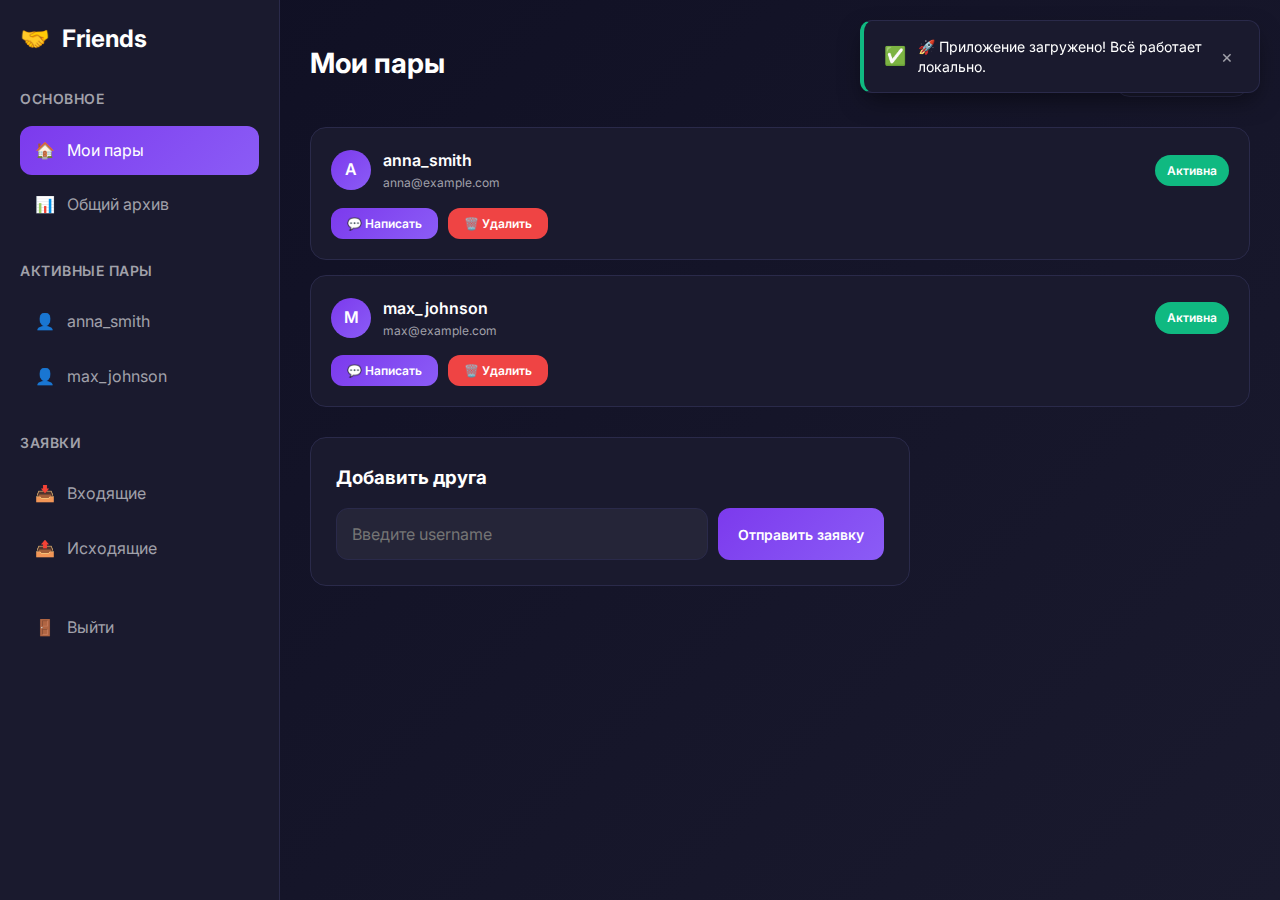
<file: dashboard/index.html>
<!DOCTYPE html>
<html lang="ru">
<head>
    
    <meta charset="UTF-8">
    <meta name="viewport" content="width=device-width, initial-scale=1.0">
    <title>Friends - Панель управления</title>
    <link href="https://fonts.googleapis.com/css2?family=Inter:wght@300;400;500;600;700&display=swap" rel="stylesheet">
    <link rel="stylesheet" href="css/variables.css">
    <link rel="stylesheet" href="css/sidebar.css">
    <link rel="stylesheet" href="/dashboard/css/main.css">
    
</head>
<body>
    <div class="app-container">
        <!-- Sidebar -->
        <div class="sidebar">
            <div class="logo">
                🤝
    
    <span>Friends</span>
</div>
            

            <div class="nav-section">
                <div class="nav-title">Основное</div>
                <a href="#" class="nav-item active" data-page="dashboard">
                    <div class="nav-icon">🏠</div>
                    <span>Мои пары</span>
                </a>
                <a href="#" class="nav-item" data-page="archive">
                    <div class="nav-icon">📊</div>
                    <span>Общий архив</span>
                </a>
            </div>

            <div class="nav-section">
                <div class="nav-title">Активные пары</div>
                <div id="activePairsList" class="pairs-list">
                    <!-- Активные пары будут здесь -->
                </div>
            </div>

            <div class="nav-section">
                <div class="nav-title">Заявки</div>
                <a href="#" class="nav-item" data-page="incoming">
                    <div class="nav-icon">📥</div>
                    <span>Входящие</span>
                    <span id="incomingCount" class="notification-badge" style="display: none;">0</span>
                </a>
                <a href="#" class="nav-item" data-page="outgoing">
                    <div class="nav-icon">📤</div>
                    <span>Исходящие</span>
                    <span id="outgoingCount" class="notification-badge" style="display: none;">0</span>
                </a>
            </div>

            <div class="nav-section">
                <a href="#" class="nav-item" id="logoutBtn">
                    <div class="nav-icon">🚪</div>
                    <span>Выйти</span>
                </a>
            </div>
        </div>

        <!-- Main Content -->
        <div class="main-content">
            <!-- Dashboard Content -->
            <div id="dashboardContent" class="page-content active">
                <div class="header">
                    <h1 class="page-title">Мои пары</h1>
                    <div class="user-info">
                        <div class="user-avatar" id="userAvatar">И</div>
                        <div>
                            <div id="userName">Иван Петров</div>
                            <div style="font-size: 12px; color: var(--text-secondary);">online</div>
                        </div>
                    </div>
                </div>

                <!-- Active Pairs -->
                <div id="activePairsContent" class="pairs-container">
                    <!-- Активные пары будут здесь -->
                </div>

                <!-- Add Friend Section -->
                <div class="card add-friend-form">
                    <h3 style="margin-bottom: 15px;">Добавить друга</h3>
                    <div style="display: flex; gap: 10px;">
                        <input type="text" class="form-input add-friend-input" placeholder="Введите username" style="flex: 1;">
                        <button class="btn btn-primary">Отправить заявку</button>
                    </div>
                </div>
            </div>

            <!-- Archive Content -->
            <div id="archiveContent" class="page-content">
                <div class="header">
                    <h1 class="page-title">Общий архив</h1>
                    <div class="user-info">
                        <div class="user-avatar" id="userAvatarArchive">И</div>
                        <div>
                            <div id="userNameArchive">Иван Петров</div>
                            <div style="font-size: 12px; color: var(--text-secondary);">online</div>
                        </div>
                    </div>
                </div>

                <div id="archiveFeed" class="archive-feed">
                    <!-- Архив будет здесь -->
                </div>
            </div>

            <!-- Incoming Requests Content -->
            <div id="incomingContent" class="page-content">
                <div class="header">
                    <h1 class="page-title">Входящие заявки</h1>
                    <div class="user-info">
                        <div class="user-avatar" id="userAvatarIncoming">И</div>
                        <div>
                            <div id="userNameIncoming">Иван Петров</div>
                            <div style="font-size: 12px; color: var(--text-secondary);">online</div>
                        </div>
                    </div>
                </div>

                <div id="incomingRequestsList" class="requests-container">
                    <!-- Входящие заявки будут здесь -->
                </div>
            </div>

            <!-- Outgoing Requests Content -->
            <div id="outgoingContent" class="page-content">
                <div class="header">
                    <h1 class="page-title">Исходящие заявки</h1>
                    <div class="user-info">
                        <div class="user-avatar" id="userAvatarOutgoing">И</div>
                        <div>
                            <div id="userNameOutgoing">Иван Петров</div>
                            <div style="font-size: 12px; color: var(--text-secondary);">online</div>
                        </div>
                    </div>
                </div>

                <div id="outgoingRequestsList" class="requests-container">
                    <!-- Исходящие заявки будут здесь -->
                </div>
            </div>
        </div>
    </div>

    <script src="/dashboard/scripts/main.js"></script>
</body>
</html>
</file>
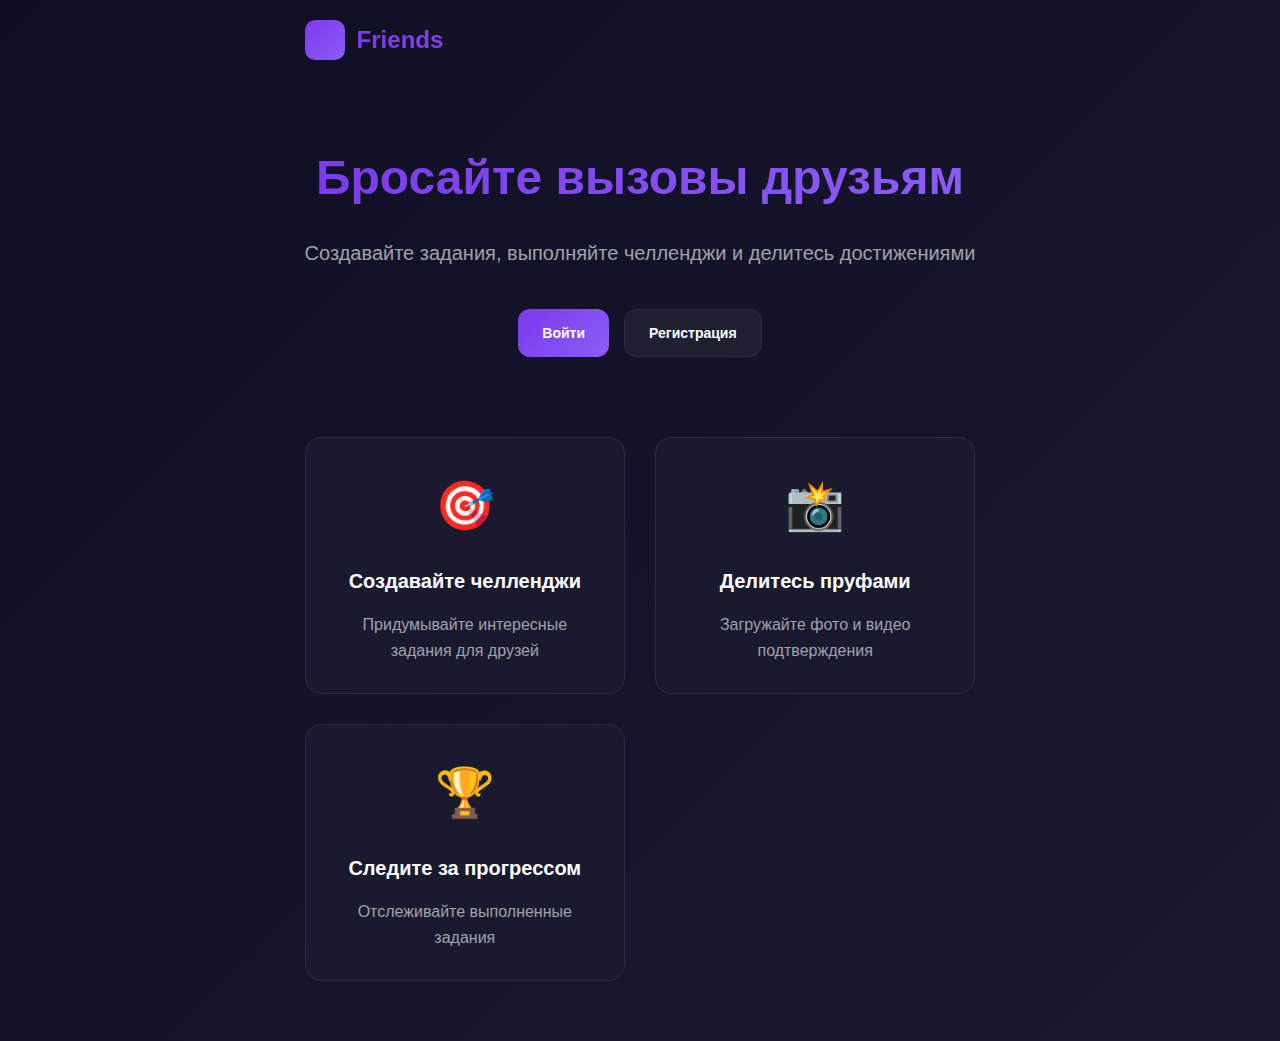
<file: frontend_macket/index.html>
<!DOCTYPE html>
<html lang="ru">
<head>
    <meta charset="UTF-8">
    <meta name="viewport" content="width=device-width, initial-scale=1.0">
    <title>Friends - Челленджи с друзьями</title>
    <link rel="stylesheet" href="styles/main.css">
    <link rel="stylesheet" href="styles/auth.css">
    <link rel="stylesheet" href="styles/responsive.css">
</head>
<body class="landing-page">
    <div class="container">
        <header class="landing-header">
            <div class="logo">
                <div class="logo-icon">👥</div>
                <span>Friends</span>
            </div>
        </header>

        <main class="landing-main">
            <div class="hero-section">
                <h1>Бросайте вызовы друзьям</h1>
                <p>Создавайте задания, выполняйте челленджи и делитесь достижениями</p>
                <div class="hero-buttons">
                    <a href="login.html" class="btn btn-primary">Войти</a>
                    <a href="register.html" class="btn btn-secondary">Регистрация</a>
                </div>
            </div>

            <div class="features-section">
                <div class="feature-card">
                    <div class="feature-icon">🎯</div>
                    <h3>Создавайте челленджи</h3>
                    <p>Придумывайте интересные задания для друзей</p>
                </div>
                <div class="feature-card">
                    <div class="feature-icon">📸</div>
                    <h3>Делитесь пруфами</h3>
                    <p>Загружайте фото и видео подтверждения</p>
                </div>
                <div class="feature-card">
                    <div class="feature-icon">🏆</div>
                    <h3>Следите за прогрессом</h3>
                    <p>Отслеживайте выполненные задания</p>
                </div>
            </div>
        </main>
    </div>
</body>
</html>
</file>
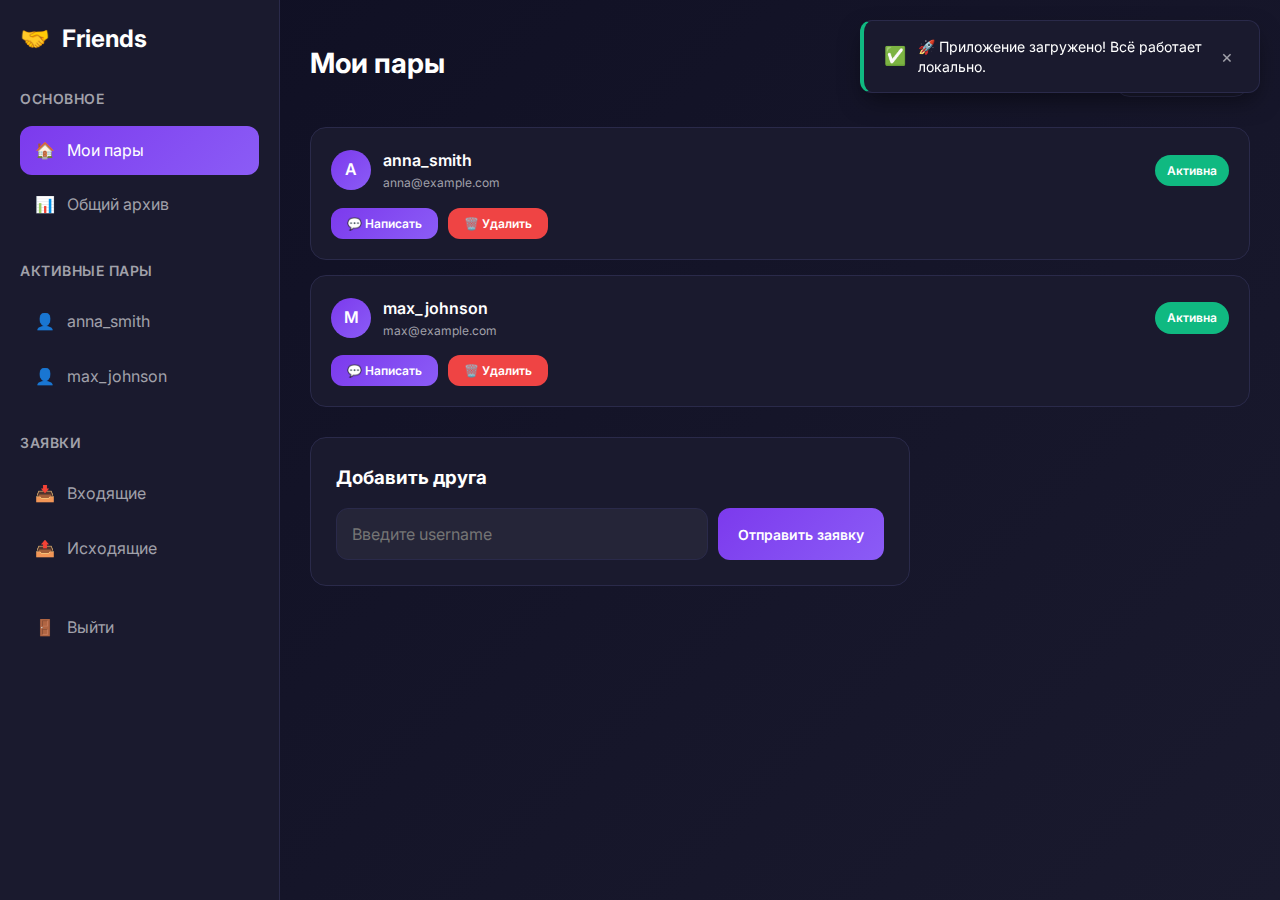
<file: frontend/dashboard/index.html>
<!DOCTYPE html>
<html lang="ru">
<head>
    
    <meta charset="UTF-8">
    <meta name="viewport" content="width=device-width, initial-scale=1.0">
    <title>Friends - Панель управления</title>
    <link href="https://fonts.googleapis.com/css2?family=Inter:wght@300;400;500;600;700&display=swap" rel="stylesheet">
    <link rel="stylesheet" href="css/variables.css">
    <link rel="stylesheet" href="css/sidebar.css">
    <link rel="stylesheet" href="css/main.css">
    
</head>
<body>
    <div class="app-container">
        <!-- Sidebar -->
        <div class="sidebar">
            <div class="logo">
                🤝
    
    <span>Friends</span>
</div>
            

            <div class="nav-section">
                <div class="nav-title">Основное</div>
                <a href="#" class="nav-item active" data-page="dashboard">
                    <div class="nav-icon">🏠</div>
                    <span>Мои пары</span>
                </a>
                <a href="#" class="nav-item" data-page="archive">
                    <div class="nav-icon">📊</div>
                    <span>Общий архив</span>
                </a>
            </div>

            <div class="nav-section">
                <div class="nav-title">Активные пары</div>
                <div id="activePairsList" class="pairs-list">
                    <!-- Активные пары будут здесь -->
                </div>
            </div>

            <div class="nav-section">
                <div class="nav-title">Заявки</div>
                <a href="#" class="nav-item" data-page="incoming">
                    <div class="nav-icon">📥</div>
                    <span>Входящие</span>
                    <span id="incomingCount" class="notification-badge" style="display: none;">0</span>
                </a>
                <a href="#" class="nav-item" data-page="outgoing">
                    <div class="nav-icon">📤</div>
                    <span>Исходящие</span>
                    <span id="outgoingCount" class="notification-badge" style="display: none;">0</span>
                </a>
            </div>

            <div class="nav-section">
                <a href="#" class="nav-item" id="logoutBtn">
                    <div class="nav-icon">🚪</div>
                    <span>Выйти</span>
                </a>
            </div>
        </div>

        <!-- Main Content -->
        <div class="main-content">
            <!-- Dashboard Content -->
            <div id="dashboardContent" class="page-content active">
                <div class="header">
                    <h1 class="page-title">Мои пары</h1>
                    <div class="user-info">
                        <div class="user-avatar" id="userAvatar">И</div>
                        <div>
                            <div id="userName">Иван Петров</div>
                            <div style="font-size: 12px; color: var(--text-secondary);">online</div>
                        </div>
                    </div>
                </div>

                <!-- Active Pairs -->
                <div id="activePairsContent" class="pairs-container">
                    <!-- Активные пары будут здесь -->
                </div>

                <!-- Add Friend Section -->
                <div class="card add-friend-form">
                    <h3 style="margin-bottom: 15px;">Добавить друга</h3>
                    <div style="display: flex; gap: 10px;">
                        <input type="text" class="form-input add-friend-input" placeholder="Введите username" style="flex: 1;">
                        <button class="btn btn-primary">Отправить заявку</button>
                    </div>
                </div>
            </div>

            <!-- Archive Content -->
            <div id="archiveContent" class="page-content">
                <div class="header">
                    <h1 class="page-title">Общий архив</h1>
                    <div class="user-info">
                        <div class="user-avatar" id="userAvatarArchive">И</div>
                        <div>
                            <div id="userNameArchive">Иван Петров</div>
                            <div style="font-size: 12px; color: var(--text-secondary);">online</div>
                        </div>
                    </div>
                </div>

                <div id="archiveFeed" class="archive-feed">
                    <!-- Архив будет здесь -->
                </div>
            </div>

            <!-- Incoming Requests Content -->
            <div id="incomingContent" class="page-content">
                <div class="header">
                    <h1 class="page-title">Входящие заявки</h1>
                    <div class="user-info">
                        <div class="user-avatar" id="userAvatarIncoming">И</div>
                        <div>
                            <div id="userNameIncoming">Иван Петров</div>
                            <div style="font-size: 12px; color: var(--text-secondary);">online</div>
                        </div>
                    </div>
                </div>

                <div id="incomingRequestsList" class="requests-container">
                    <!-- Входящие заявки будут здесь -->
                </div>
            </div>

            <!-- Outgoing Requests Content -->
            <div id="outgoingContent" class="page-content">
                <div class="header">
                    <h1 class="page-title">Исходящие заявки</h1>
                    <div class="user-info">
                        <div class="user-avatar" id="userAvatarOutgoing">И</div>
                        <div>
                            <div id="userNameOutgoing">Иван Петров</div>
                            <div style="font-size: 12px; color: var(--text-secondary);">online</div>
                        </div>
                    </div>
                </div>

                <div id="outgoingRequestsList" class="requests-container">
                    <!-- Исходящие заявки будут здесь -->
                </div>
            </div>
        </div>
    </div>
    <script src="scripts/archive.js"></script>
    <script src="scripts/dashboard.js"></script>
    <script src="scripts/main.js"></script>
    <script src="scripts/requests.js"></script>
    <script src="scripts/makefriend.js"></script>
    




</body>
</html>
</file>
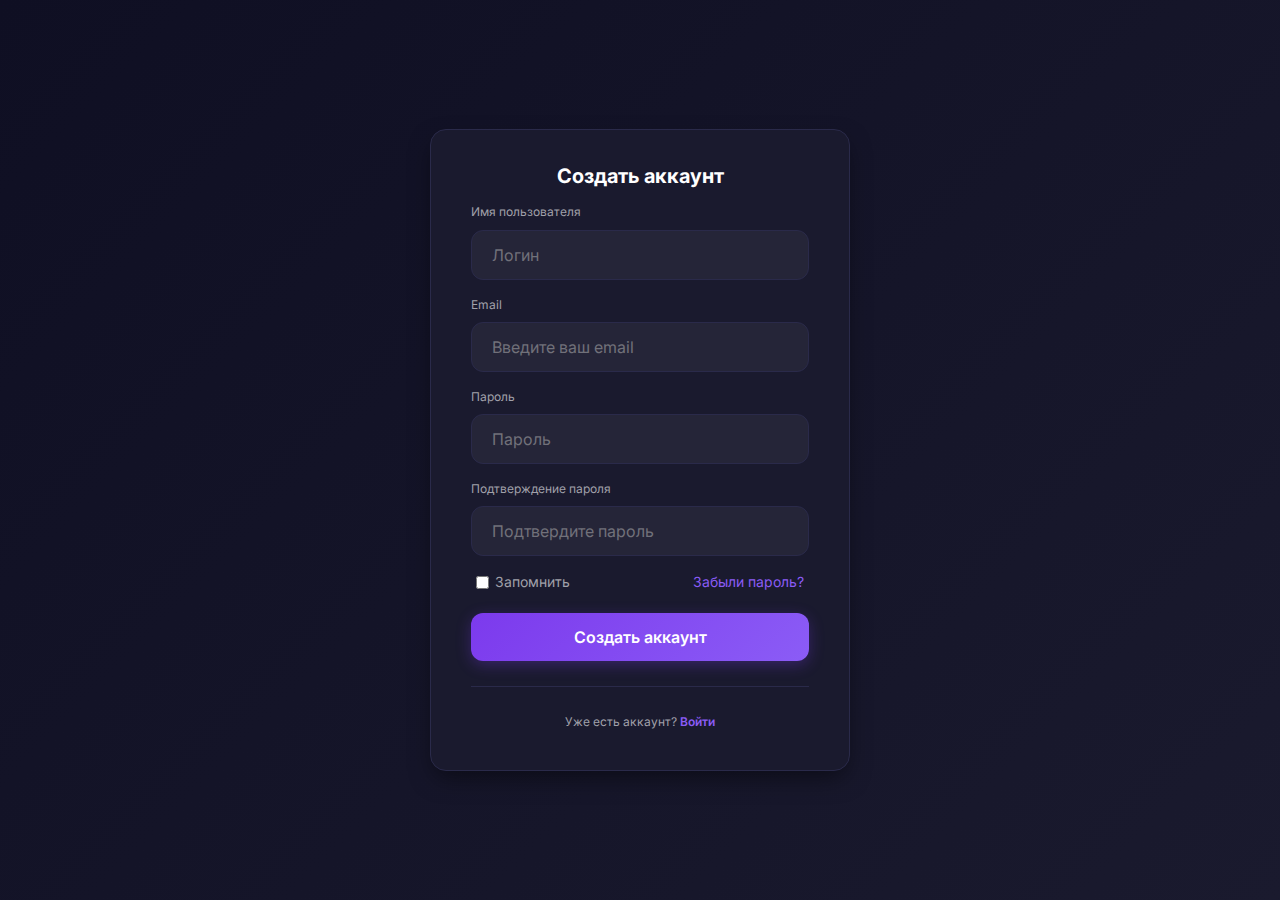
<file: frontend/register/index.html>
<!DOCTYPE html>
<html lang="en">
<head>
    <meta charset="UTF-8">
    <meta name="viewport" content="width=device-width, initial-scale=1.0">
    <title>Form login and password</title>
    <link rel="stylesheet" href="register.css">
</head>
<body>

    <div class="wrapper"> 
        <form action="" id="form">  <!-- тут обработка логинов -->
            <h1 id="cl" style="font-size: 20px; ">Создать аккаунт</h1>
            <p style="font-size: 12px;">Имя пользователя</p>
            <div class="input-box">
                <input id="login" type="text" placeholder="Логин" required>
            </div>
             <p style="font-size: 12px;">Email</p>
            <div class="input-box">
                <input type="text" id="email" placeholder="Введите ваш email" required>
            </div>

             <p style="font-size: 12px;">Пароль</p>
              <div class="input-box">
                <input id="password" type="text" placeholder="Пароль" required>
            </div>

             <p style="font-size: 12px;">Подтверждение пароля</p>
              <div class="input-box">
                <input id="passwordcheck" type="text" placeholder="Подтвердите пароль" required>
            </div>

            <div class="remember">
                <label for=""> <input type="checkbox">Запомнить</label>
                <a href="#">Забыли пароль?</a>
            </div>

            <button id="submit" type="submit" class="btn">Создать аккаунт</button>


            <div class="registerlink">
                <p>Уже есть аккаунт? <a href="../login/login.html">Войти</a>
</p>
            </div>

        </form>
    </div>
    <script src="register.js"></script>
    
</body>
</html>
</file>
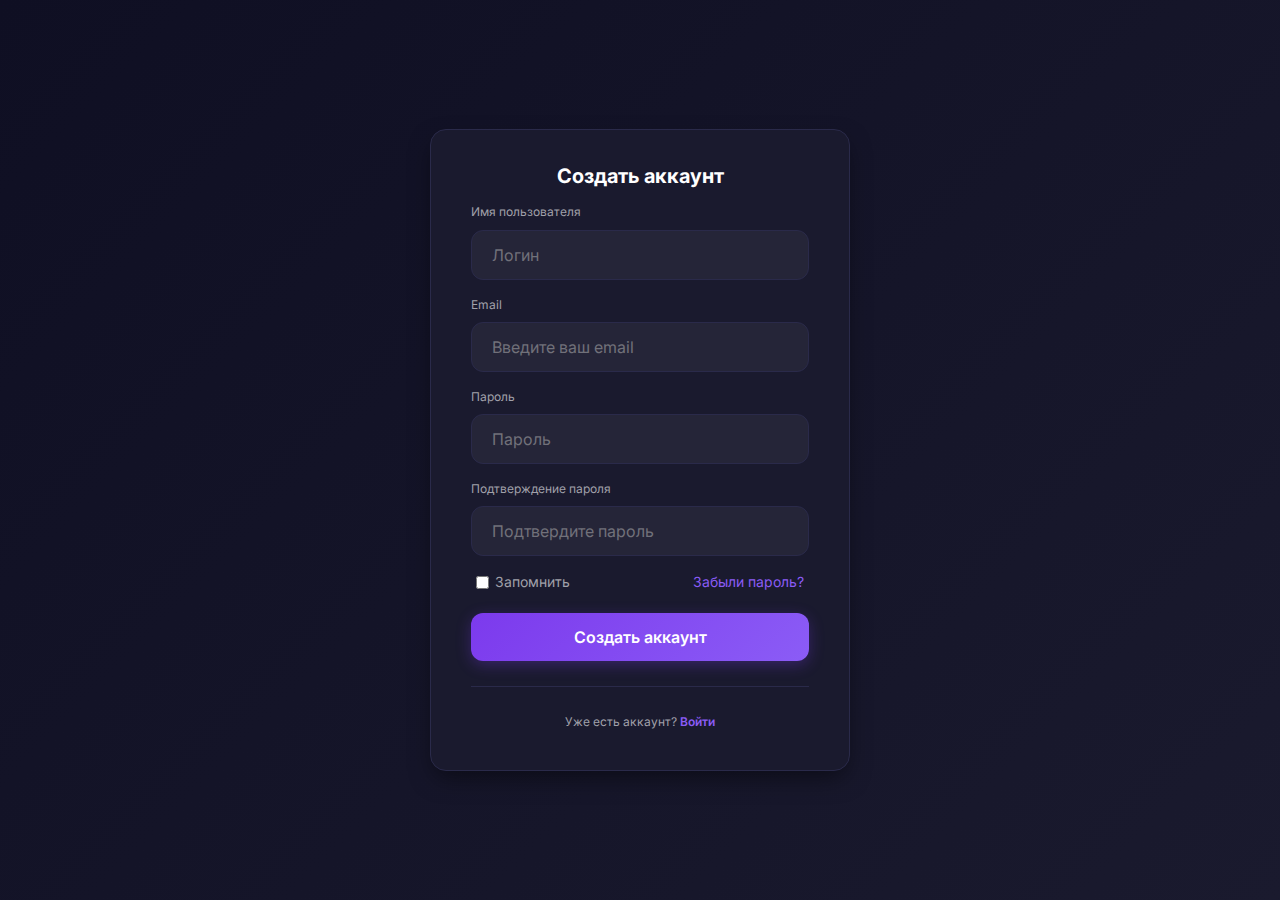
<file: login-password/register/index.html>
<!DOCTYPE html>
<html lang="en">
<head>
    <meta charset="UTF-8">
    <meta name="viewport" content="width=device-width, initial-scale=1.0">
    <title>Form login and password</title>
    <link rel="stylesheet" href="register.css">
</head>
<body>

    <div class="wrapper"> 
        <form action="" id="form">  <!-- тут обработка логинов -->
            <h1 id="cl" style="font-size: 20px; ">Создать аккаунт</h1>
            <p style="font-size: 12px;">Имя пользователя</p>
            <div class="input-box">
                <input id="login" type="text" placeholder="Логин" required>
            </div>
             <p style="font-size: 12px;">Email</p>
            <div class="input-box">
                <input type="text" id="email" placeholder="Введите ваш email" required>
            </div>

             <p style="font-size: 12px;">Пароль</p>
              <div class="input-box">
                <input id="password" type="text" placeholder="Пароль" required>
            </div>

             <p style="font-size: 12px;">Подтверждение пароля</p>
              <div class="input-box">
                <input id="passwordcheck" type="text" placeholder="Подтвердите пароль" required>
            </div>

            <div class="remember">
                <label for=""> <input type="checkbox">Запомнить</label>
                <a href="#">Забыли пароль?</a>
            </div>

            <button id="submit" type="submit" class="btn">Создать аккаунт</button>


            <div class="registerlink">
                <p>Уже есть аккаунт? <a href="/login-password/login/login.html">Войти</a>
</p>
            </div>

        </form>
    </div>
    <script src="register.js"></script>
    
</body>
</html>
</file>
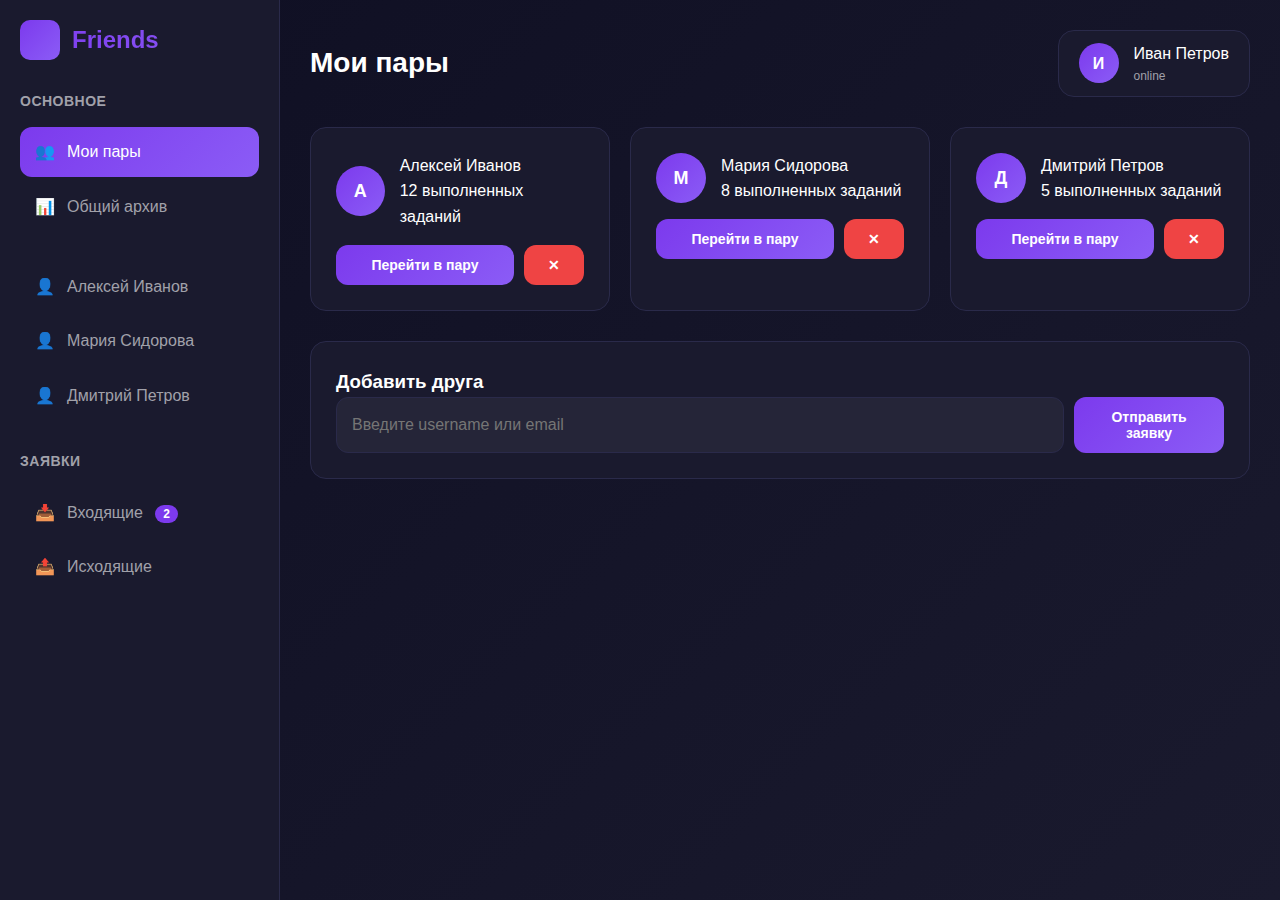
<file: frontend_macket/dashboard.html>
<!DOCTYPE html>
<html lang="ru">
<head>
    <meta charset="UTF-8">
    <meta name="viewport" content="width=device-width, initial-scale=1.0">
    <title>Friends - Панель управления</title>
    <link rel="stylesheet" href="styles/main.css">
    <link rel="stylesheet" href="styles/dashboard.css">
    <link rel="stylesheet" href="styles/responsive.css">
</head>
<body class="dashboard-page">
    <!-- Desktop Sidebar -->
    <aside class="sidebar">
        <div class="logo">
            <div class="logo-icon">👥</div>
            <span>Friends</span>
        </div>

        <nav class="sidebar-nav">
            <div class="nav-section">
                <div class="nav-title">Основное</div>
                <a href="#pairs" class="nav-item active" data-section="pairs">
                    <div class="nav-icon">👥</div>
                    <span>Мои пары</span>
                </a>
                <a href="#archive" class="nav-item" data-section="archive">
                    <div class="nav-icon">📊</div>
                    <span>Общий архив</span>
                </a>
            </div>

            <div class="nav-section" id="friendships-list">
                <div class="nav-title">Активные пары</div>
                <!-- Динамически заполняется -->
            </div>

            <div class="nav-section">
                <div class="nav-title">Заявки</div>
                <a href="#requests-incoming" class="nav-item" data-section="requests-incoming">
                    <div class="nav-icon">📥</div>
                    <span>Входящие <span class="badge">2</span></span>
                </a>
                <a href="#requests-outgoing" class="nav-item" data-section="requests-outgoing">
                    <div class="nav-icon">📤</div>
                    <span>Исходящие</span>
                </a>
            </div>
        </nav>
    </aside>

    <!-- Mobile Header -->
    <header class="mobile-header">
        <button class="back-btn" id="backButton" style="display: none;">←</button>
        <div class="logo">
            <div class="logo-icon">👥</div>
            <span>Friends</span>
        </div>
        <div class="user-avatar">И</div>
    </header>

    <!-- Main Content -->
    <main class="main-content">
        <!-- Section: Pairs -->
        <section id="pairs-section" class="content-section active">
            <div class="section-header">
                <h1>Мои пары</h1>
                <div class="user-info">
                    <div class="user-avatar">И</div>
                    <div>
                        <div>Иван Петров</div>
                        <div class="user-status">online</div>
                    </div>
                </div>
            </div>

            <div class="cards-grid" id="pairs-grid">
                <!-- Динамически заполняется -->
            </div>

            <div class="add-friend-card">
                <h3>Добавить друга</h3>
                <div class="add-friend-form">
                    <input type="text" class="form-input" placeholder="Введите username или email" id="friend-search">
                    <button class="btn btn-primary" id="send-request-btn">Отправить заявку</button>
                </div>
            </div>
        </section>

        <!-- Section: Friendship Detail -->
        <section id="friendship-section" class="content-section">
            <div class="friendship-header">
                <div class="friend-avatar" id="friend-avatar">А</div>
                <div>
                    <h1 id="friend-name">Алексей Иванов</h1>
                    <div class="friendship-date">Пара создана 12.01.2024</div>
                </div>
            </div>

            <div class="tabs">
                <div class="tab active" data-tab="my-challenges">Мои задания</div>
                <div class="tab" data-tab="moderation">На модерации</div>
                <div class="tab" data-tab="pair-archive">Архив пары</div>
            </div>

            <div class="tab-content active" id="my-challenges-content">
                <div class="challenge-list" id="my-challenges-list">
                    <!-- Динамически заполняется -->
                </div>
            </div>

            <div class="tab-content" id="moderation-content">
                <div class="challenge-list" id="moderation-list">
                    <!-- Динамически заполняется -->
                </div>
            </div>

            <div class="tab-content" id="pair-archive-content">
                <div class="challenge-list" id="pair-archive-list">
                    <!-- Динамически заполняется -->
                </div>
            </div>
        </section>

        <!-- Section: Challenge Detail -->
        <section id="challenge-section" class="content-section">
            <div class="challenge-detail" id="challenge-detail-content">
                <!-- Динамически заполняется -->
            </div>
        </section>

        <!-- Other Sections (Archive, Requests) -->
        <section id="archive-section" class="content-section">
            <div class="section-header">
                <h1>Общий архив</h1>
            </div>
            <div class="challenge-list" id="archive-list">
                <!-- Динамически заполняется -->
            </div>
        </section>

        <section id="requests-incoming-section" class="content-section">
            <div class="section-header">
                <h1>Входящие заявки</h1>
            </div>
            <div class="requests-list" id="incoming-requests">
                <!-- Динамически заполняется -->
            </div>
        </section>

        <section id="requests-outgoing-section" class="content-section">
            <div class="section-header">
                <h1>Исходящие заявки</h1>
            </div>
            <div class="requests-list" id="outgoing-requests">
                <!-- Динамически заполняется -->
            </div>
        </section>
    </main>

    <!-- Mobile Navigation -->
    <nav class="bottom-nav">
        <a class="nav-item active" data-section="pairs">
            <div class="nav-icon">👥</div>
            <div class="nav-label">Пары</div>
        </a>
        <a class="nav-item" data-section="archive">
            <div class="nav-icon">📊</div>
            <div class="nav-label">Архив</div>
        </a>
        <a class="nav-item" data-section="requests-incoming">
            <div class="nav-icon">📥</div>
            <div class="nav-label">Заявки</div>
        </a>
        <a class="nav-item" data-section="profile">
            <div class="nav-icon">👤</div>
            <div class="nav-label">Профиль</div>
        </a>
    </nav>

    <!-- Modals -->
    <div class="modal-overlay" id="upload-modal">
        <div class="modal">
            <div class="modal-header">
                <h3 class="modal-title">Загрузка пруфов</h3>
                <button class="close-btn" data-modal="upload-modal">×</button>
            </div>
            <div class="file-upload" id="file-drop-zone">
                <div class="file-upload-content">
                    <div class="file-upload-icon">📎</div>
                    <p>Перетащите файлы сюда или кликните для выбора</p>
                    <input type="file" id="file-input" multiple style="display: none;">
                </div>
            </div>
            <div class="file-preview" id="file-preview"></div>
            <button class="btn btn-primary btn-full" id="submit-proofs">Отправить на проверку</button>
        </div>
    </div>

    <div class="modal-overlay" id="reject-modal">
        <div class="modal">
            <div class="modal-header">
                <h3 class="modal-title">Причина отклонения</h3>
                <button class="close-btn" data-modal="reject-modal">×</button>
            </div>
            <div class="form-group">
                <label class="form-label">Почему вы отклоняете этот вызов?</label>
                <textarea class="form-textarea" placeholder="Опишите причину..." id="rejection-reason"></textarea>
            </div>
            <button class="btn btn-danger btn-full" id="submit-rejection">Отклонить задание</button>
        </div>
    </div>

    <div class="modal-overlay" id="create-challenge-modal">
        <div class="modal">
            <div class="modal-header">
                <h3 class="modal-title">Создать челлендж</h3>
                <button class="close-btn" data-modal="create-challenge-modal">×</button>
            </div>
            <div class="form-group">
                <label class="form-label">Название задания</label>
                <input type="text" class="form-input" placeholder="Введите название" id="challenge-title">
            </div>
            <div class="form-group">
                <label class="form-label">Описание</label>
                <textarea class="form-textarea" placeholder="Опишите задание..." id="challenge-description"></textarea>
            </div>
            <button class="btn btn-primary btn-full" id="create-challenge">Создать задание</button>
        </div>
    </div>

    <script src="scripts/navigation.js"></script>
    <script src="scripts/dashboard.js"></script>
    <script src="scripts/modals.js"></script>
</body>
</html>
</file>
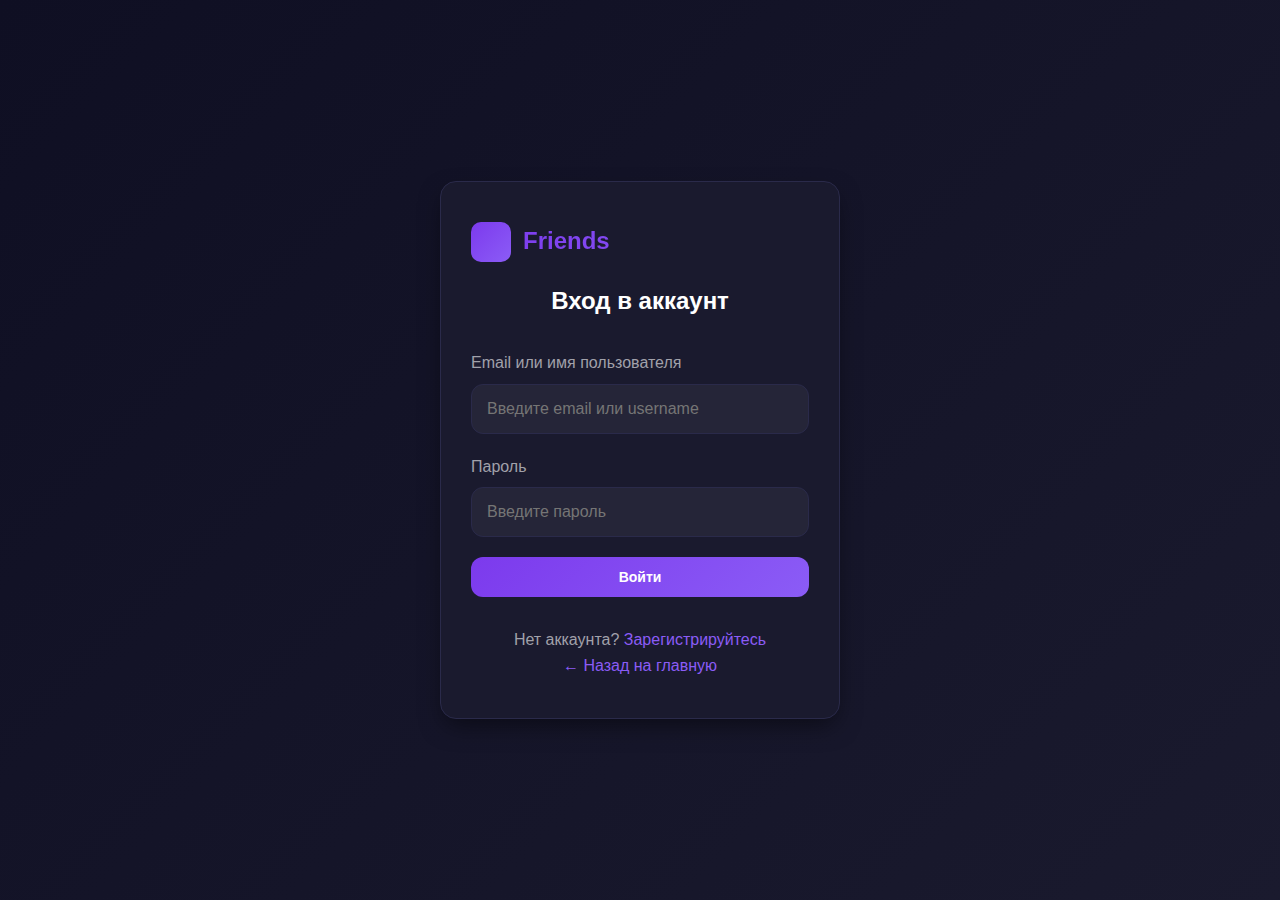
<file: frontend_macket/login.html>
<!DOCTYPE html>
<html lang="ru">
<head>
    <meta charset="UTF-8">
    <meta name="viewport" content="width=device-width, initial-scale=1.0">
    <title>Friends - Вход</title>
    <link rel="stylesheet" href="styles/main.css">
    <link rel="stylesheet" href="styles/auth.css">
    <link rel="stylesheet" href="styles/responsive.css">
</head>
<body class="auth-page">
    <div class="auth-container">
        <div class="auth-card">
            <div class="auth-header">
                <div class="logo">
                    <div class="logo-icon">👥</div>
                    <span>Friends</span>
                </div>
                <h1>Вход в аккаунт</h1>
            </div>

            <form class="auth-form">
                <div class="form-group">
                    <label class="form-label">Email или имя пользователя</label>
                    <input type="text" class="form-input" placeholder="Введите email или username" required>
                </div>

                <div class="form-group">
                    <label class="form-label">Пароль</label>
                    <input type="password" class="form-input" placeholder="Введите пароль" required>
                </div>

                <button type="submit" class="btn btn-primary btn-full">Войти</button>
            </form>

            <div class="auth-footer">
                <p>Нет аккаунта? <a href="register.html">Зарегистрируйтесь</a></p>
                <p><a href="index.html">← Назад на главную</a></p>
            </div>
        </div>
    </div>
</body>
</html>
</file>
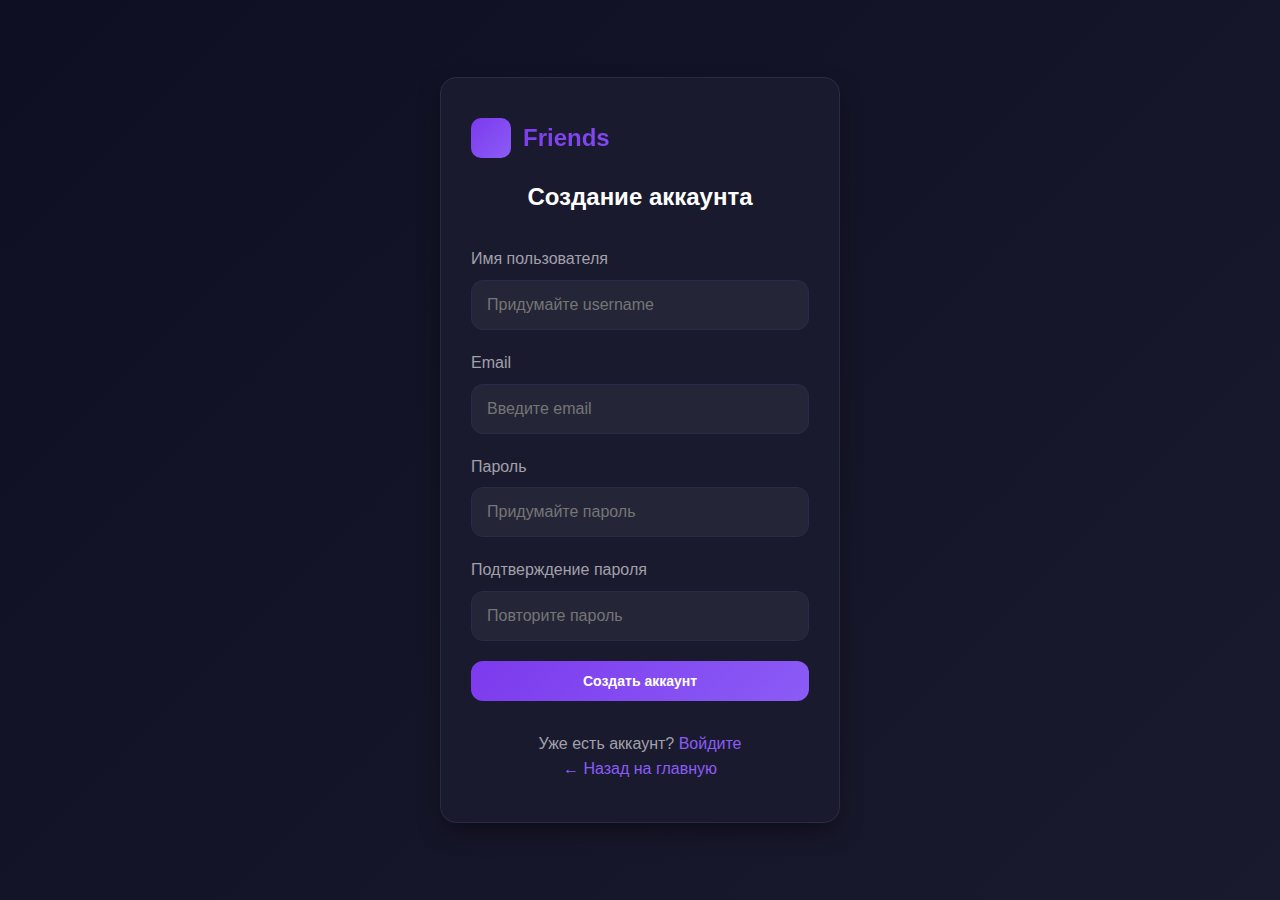
<file: frontend_macket/register.html>
<!DOCTYPE html>
<html lang="ru">
<head>
    <meta charset="UTF-8">
    <meta name="viewport" content="width=device-width, initial-scale=1.0">
    <title>Friends - Регистрация</title>
    <link rel="stylesheet" href="styles/main.css">
    <link rel="stylesheet" href="styles/auth.css">
    <link rel="stylesheet" href="styles/responsive.css">
</head>
<body class="auth-page">
    <div class="auth-container">
        <div class="auth-card">
            <div class="auth-header">
                <div class="logo">
                    <div class="logo-icon">👥</div>
                    <span>Friends</span>
                </div>
                <h1>Создание аккаунта</h1>
            </div>

            <form class="auth-form">
                <div class="form-group">
                    <label class="form-label">Имя пользователя</label>
                    <input type="text" class="form-input" placeholder="Придумайте username" required>
                </div>

                <div class="form-group">
                    <label class="form-label">Email</label>
                    <input type="email" class="form-input" placeholder="Введите email" required>
                </div>

                <div class="form-group">
                    <label class="form-label">Пароль</label>
                    <input type="password" class="form-input" placeholder="Придумайте пароль" required>
                </div>

                <div class="form-group">
                    <label class="form-label">Подтверждение пароля</label>
                    <input type="password" class="form-input" placeholder="Повторите пароль" required>
                </div>

                <button type="submit" class="btn btn-primary btn-full">Создать аккаунт</button>
            </form>

            <div class="auth-footer">
                <p>Уже есть аккаунт? <a href="login.html">Войдите</a></p>
                <p><a href="index.html">← Назад на главную</a></p>
            </div>
        </div>
    </div>
</body>
</html>
</file>
<file: dashboard/css/variables.css>
:root {
            --primary: #7c3aed;
            --primary-light: #8b5cf6;
            --primary-dark: #6d28d9;
            --bg-dark: #0f0f23;
            --bg-card: #1a1a2e;
            --bg-hover: #252540;
            --text-primary: #ffffff;
            --text-secondary: #a1a1aa;
            --text-muted: #71717a;
            --success: #10b981;
            --warning: #f59e0b;
            --error: #ef4444;
            --border: #2a2a4a;
            --shadow: 0 10px 25px -5px rgba(0, 0, 0, 0.5);
            --radius: 16px;
            --transition: all 0.3s cubic-bezier(0.4, 0, 0.2, 1);
        }

        * {
            margin: 0;
            padding: 0;
            box-sizing: border-box;
            font-family: 'Inter', -apple-system, BlinkMacSystemFont, sans-serif;
        }

        body {
            background: linear-gradient(135deg, #0f0f23 0%, #1a1a2e 100%);
            color: var(--text-primary);
            line-height: 1.6;
            min-height: 100vh;
        }
</file>
<file: dashboard/css/sidebar.css>
/* В sidebar.css добавляем */
.nav-item.archive-active {
    background: linear-gradient(135deg, var(--primary), var(--primary-light));
    color: white;
    box-shadow: var(--shadow);
}
</file>
<file: dashboard/css/main.css>
.app-container {
            display: grid;
            grid-template-columns: 280px 1fr;
            min-height: 100vh;
        }

        /* Sidebar */
        .sidebar {
            background: var(--bg-card);
            border-right: 1px solid var(--border);
            padding: 20px;
            position: fixed;
            width: 280px;
            height: 100vh;
            overflow-y: auto;
        }

        .logo {
            display: flex;
            align-items: center;
            gap: 12px;
            font-size: 24px;
            font-weight: 700;
            margin-bottom: 30px;
        }

        .logo-icon {
            width: 40px;
            height: 40px;
            border-radius: 10px;
            display: flex;
            align-items: center;
            justify-content: center;
            font-size: 20px;
            color: var(--text-primary);
        }

        .nav-section {
            margin-bottom: 30px;
        }

        .nav-title {
            font-size: 14px;
            font-weight: 600;
            color: var(--text-secondary);
            margin-bottom: 15px;
            text-transform: uppercase;
            letter-spacing: 0.5px;
        }

        .nav-item {
            display: flex;
            align-items: center;
            gap: 12px;
            padding: 12px 15px;
            border-radius: 12px;
            color: var(--text-secondary);
            text-decoration: none;
            transition: var(--transition);
            margin-bottom: 5px;
        }

        .nav-item:hover, .nav-item.active {
            background: var(--bg-hover);
            color: var(--text-primary);
        }

        .nav-item.active {
            background: linear-gradient(135deg, var(--primary), var(--primary-light));
            color: white;
        }

        .nav-icon {
            width: 20px;
            height: 20px;
            display: flex;
            align-items: center;
            justify-content: center;
        }

        /* Empty state in sidebar */
        .empty-state {
            text-align: center;
            padding: 20px;
            color: var(--text-muted);
        }

        .empty-icon {
            font-size: 24px;
            margin-bottom: 8px;
            opacity: 0.5;
        }

        .empty-text {
            font-size: 12px;
        }

        /* Main Content */
        .main-content {
            grid-column: 2;
            padding: 30px;
        }

        .header {
            display: flex;
            justify-content: space-between;
            align-items: center;
            margin-bottom: 30px;
        }

        .page-title {
            font-size: 28px;
            font-weight: 700;
        }

        .user-info {
            display: flex;
            align-items: center;
            gap: 15px;
            background: var(--bg-card);
            padding: 10px 20px;
            border-radius: var(--radius);
            border: 1px solid var(--border);
        }

        .user-avatar {
            width: 40px;
            height: 40px;
            border-radius: 50%;
            background: linear-gradient(135deg, var(--primary), var(--primary-light));
            display: flex;
            align-items: center;
            justify-content: center;
            font-weight: 600;
        }

        /* Empty Dashboard State */
        .empty-dashboard {
            text-align: left;
            padding: 40px 30px;
            background: var(--bg-card);
            border-radius: var(--radius);
            border: 1px solid var(--border);
            margin-bottom: 30px;
            max-width: 600px;
        }

        .empty-icon-large {
            font-size: 48px;
            margin-bottom: 20px;
        }

        .empty-title {
            font-size: 24px;
            font-weight: 600;
            margin-bottom: 12px;
            color: var(--text-primary);
        }

        .empty-description {
            color: var(--text-secondary);
            font-size: 16px;
            max-width: 400px;
            margin: 0;
        }

        /* Add Friend Card */
        .card {
            background: var(--bg-card);
            border-radius: var(--radius);
            padding: 25px;
            border: 1px solid var(--border);
            transition: var(--transition);
            max-width: 600px;
        }

        .card:hover {
            border-color: var(--primary);
            transform: translateY(-5px);
            box-shadow: var(--shadow);
        }

        .btn {
            padding: 10px 20px;
            border-radius: 12px;
            font-weight: 600;
            cursor: pointer;
            transition: var(--transition);
            border: none;
            font-size: 14px;
            display: inline-flex;
            align-items: center;
            gap: 8px;
        }

        .btn-primary {
            background: linear-gradient(135deg, var(--primary), var(--primary-light));
            color: white;
        }

        .form-input {
            width: 100%;
            padding: 15px;
            background: rgba(255, 255, 255, 0.05);
            border: 1px solid var(--border);
            border-radius: 12px;
            color: var(--text-primary);
            font-size: 16px;
        }



        /* Toast Notifications */
.toast-container {
    position: fixed;
    top: 20px;
    right: 20px;
    z-index: 1000;
    max-width: 400px;
}

.toast {
    background: var(--bg-card);
    border: 1px solid var(--border);
    border-left: 4px solid var(--primary);
    border-radius: 12px;
    padding: 16px 20px;
    margin-bottom: 10px;
    box-shadow: var(--shadow);
    backdrop-filter: blur(10px);
    transform: translateX(400px);
    opacity: 0;
    transition: all 0.3s ease;
}

.toast.success {
    border-left-color: var(--success);
}

.toast.error {
    border-left-color: var(--error);
}

.toast.info {
    border-left-color: var(--primary);
}

.toast-content {
    display: flex;
    align-items: center;
    gap: 12px;
}

.toast-icon {
    font-size: 18px;
    flex-shrink: 0;
}

.toast-message {
    color: var(--text-primary);
    font-size: 14px;
    flex: 1;
    line-height: 1.4;
}

.toast-close {
    background: none;
    border: none;
    color: var(--text-secondary);
    font-size: 18px;
    cursor: pointer;
    padding: 0;
    width: 24px;
    height: 24px;
    display: flex;
    align-items: center;
    justify-content: center;
    border-radius: 6px;
    transition: var(--transition);
    flex-shrink: 0;
}

.toast-close:hover {
    background: var(--bg-hover);
    color: var(--text-primary);
}




/* Page Content Management */
.page-content {
    display: none;
}

.page-content.active {
    display: block;
}

/* Pairs Container */
.pairs-container {
    margin-bottom: 30px;
}

.pair-card {
    background: var(--bg-card);
    border-radius: var(--radius);
    padding: 20px;
    border: 1px solid var(--border);
    margin-bottom: 15px;
    transition: var(--transition);
}

.pair-card:hover {
    border-color: var(--primary);
    transform: translateY(-2px);
    box-shadow: var(--shadow);
}

.pair-header {
    display: flex;
    justify-content: space-between;
    align-items: center;
    margin-bottom: 15px;
}

.pair-user {
    display: flex;
    align-items: center;
    gap: 12px;
}

.pair-avatar {
    width: 40px;
    height: 40px;
    border-radius: 50%;
    background: linear-gradient(135deg, var(--primary), var(--primary-light));
    display: flex;
    align-items: center;
    justify-content: center;
    font-weight: 600;
    color: white;
}

.pair-info h3 {
    margin: 0;
    font-size: 16px;
    font-weight: 600;
}

.pair-info p {
    margin: 0;
    font-size: 12px;
    color: var(--text-secondary);
}

.pair-status {
    padding: 6px 12px;
    border-radius: 20px;
    font-size: 12px;
    font-weight: 600;
}

.status-active {
    background: var(--success);
    color: white;
}

.status-pending {
    background: var(--warning);
    color: white;
}

.pair-actions {
    display: flex;
    gap: 10px;
    margin-top: 15px;
}

/* Requests Container */
.requests-container {
    display: grid;
    gap: 15px;
}

.request-card {
    background: var(--bg-card);
    border-radius: var(--radius);
    padding: 20px;
    border: 1px solid var(--border);
    transition: var(--transition);
}

.request-card:hover {
    border-color: var(--primary);
    transform: translateY(-2px);
    box-shadow: var(--shadow);
}

.request-header {
    display: flex;
    justify-content: space-between;
    align-items: center;
    margin-bottom: 15px;
}

.request-user {
    display: flex;
    align-items: center;
    gap: 12px;
}

.request-avatar {
    width: 40px;
    height: 40px;
    border-radius: 50%;
    background: linear-gradient(135deg, var(--primary), var(--primary-light));
    display: flex;
    align-items: center;
    justify-content: center;
    font-weight: 600;
    color: white;
}

.request-info h3 {
    margin: 0;
    font-size: 16px;
    font-weight: 600;
}

.request-info p {
    margin: 0;
    font-size: 12px;
    color: var(--text-secondary);
}

.request-actions {
    display: flex;
    gap: 10px;
}

.btn-small {
    padding: 8px 16px;
    font-size: 12px;
}

.btn-success {
    background: var(--success);
    color: white;
}

.btn-error {
    background: var(--error);
    color: white;
}

/* Notification Badge */
.notification-badge {
    background: var(--error);
    color: white;
    border-radius: 10px;
    padding: 2px 8px;
    font-size: 11px;
    font-weight: 600;
    margin-left: auto;
}

/* Archive Items */
.archive-item {
    background: var(--bg-card);
    border-radius: var(--radius);
    padding: 20px;
    border: 1px solid var(--border);
    margin-bottom: 15px;
    transition: var(--transition);
}

.archive-item:hover {
    border-color: var(--primary);
    transform: translateY(-2px);
    box-shadow: var(--shadow);
}

.archive-header {
    display: flex;
    justify-content: space-between;
    align-items: center;
    margin-bottom: 10px;
}

.archive-users {
    display: flex;
    align-items: center;
    gap: 8px;
    font-size: 14px;
    color: var(--text-secondary);
}

.archive-task {
    font-size: 16px;
    font-weight: 600;
    margin-bottom: 10px;
}

.archive-date {
    font-size: 12px;
    color: var(--text-muted);
}

/* Empty States */
.empty-state-content {
    text-align: center;
    padding: 40px 20px;
    color: var(--text-secondary);
}

.empty-icon-large {
    font-size: 48px;
    margin-bottom: 20px;
    opacity: 0.5;
}

.empty-title {
    font-size: 20px;
    font-weight: 600;
    margin-bottom: 10px;
    color: var(--text-primary);
}

.empty-description {
    font-size: 14px;
    max-width: 400px;
    margin: 0 auto;
}

/* Loading States */
.loading {
    opacity: 0.6;
    pointer-events: none;
}

.loading-spinner {
    display: inline-block;
    width: 20px;
    height: 20px;
    border: 2px solid var(--border);
    border-radius: 50%;
    border-top-color: var(--primary);
    animation: spin 1s ease-in-out infinite;
}

@keyframes spin {
    to { transform: rotate(360deg); }
}

/* Responsive */
@media (max-width: 768px) {
    .app-container {
        grid-template-columns: 1fr;
    }
    
    .sidebar {
        position: fixed;
        left: -280px;
        transition: var(--transition);
        z-index: 1000;
    }
    
    .sidebar.active {
        left: 0;
    }
    
    .main-content {
        grid-column: 1;
        padding: 20px;
    }
    
    .header {
        flex-direction: column;
        gap: 15px;
        align-items: flex-start;
    }
    
    .user-info {
        align-self: flex-end;
    }
}



/* Page Content Management */
.page-content {
    display: none;
}

.page-content.active {
    display: block;
}

/* Pairs Container */
.pairs-container {
    margin-bottom: 30px;
}

.pair-card {
    background: var(--bg-card);
    border-radius: var(--radius);
    padding: 20px;
    border: 1px solid var(--border);
    margin-bottom: 15px;
    transition: var(--transition);
}

.pair-card:hover {
    border-color: var(--primary);
    transform: translateY(-2px);
    box-shadow: var(--shadow);
}

.pair-header {
    display: flex;
    justify-content: space-between;
    align-items: center;
    margin-bottom: 15px;
}

.pair-user {
    display: flex;
    align-items: center;
    gap: 12px;
}

.pair-avatar {
    width: 40px;
    height: 40px;
    border-radius: 50%;
    background: linear-gradient(135deg, var(--primary), var(--primary-light));
    display: flex;
    align-items: center;
    justify-content: center;
    font-weight: 600;
    color: white;
}

.pair-info h3 {
    margin: 0;
    font-size: 16px;
    font-weight: 600;
}

.pair-info p {
    margin: 0;
    font-size: 12px;
    color: var(--text-secondary);
}

.pair-status {
    padding: 6px 12px;
    border-radius: 20px;
    font-size: 12px;
    font-weight: 600;
}

.status-active {
    background: var(--success);
    color: white;
}

.status-pending {
    background: var(--warning);
    color: white;
}

.pair-actions {
    display: flex;
    gap: 10px;
    margin-top: 15px;
}

/* Requests Container */
.requests-container {
    display: grid;
    gap: 15px;
}

.request-card {
    background: var(--bg-card);
    border-radius: var(--radius);
    padding: 20px;
    border: 1px solid var(--border);
    transition: var(--transition);
}

.request-card:hover {
    border-color: var(--primary);
    transform: translateY(-2px);
    box-shadow: var(--shadow);
}

.request-header {
    display: flex;
    justify-content: space-between;
    align-items: center;
    margin-bottom: 15px;
}

.request-user {
    display: flex;
    align-items: center;
    gap: 12px;
}

.request-avatar {
    width: 40px;
    height: 40px;
    border-radius: 50%;
    background: linear-gradient(135deg, var(--primary), var(--primary-light));
    display: flex;
    align-items: center;
    justify-content: center;
    font-weight: 600;
    color: white;
}

.request-info h3 {
    margin: 0;
    font-size: 16px;
    font-weight: 600;
}

.request-info p {
    margin: 0;
    font-size: 12px;
    color: var(--text-secondary);
}

.request-actions {
    display: flex;
    gap: 10px;
}

.btn-small {
    padding: 8px 16px;
    font-size: 12px;
}

.btn-success {
    background: var(--success);
    color: white;
}

.btn-error {
    background: var(--error);
    color: white;
}

/* Notification Badge */
.notification-badge {
    background: var(--error);
    color: white;
    border-radius: 10px;
    padding: 2px 8px;
    font-size: 11px;
    font-weight: 600;
    margin-left: auto;
}

/* Archive Items */
.archive-item {
    background: var(--bg-card);
    border-radius: var(--radius);
    padding: 20px;
    border: 1px solid var(--border);
    margin-bottom: 15px;
    transition: var(--transition);
}

.archive-item:hover {
    border-color: var(--primary);
    transform: translateY(-2px);
    box-shadow: var(--shadow);
}

.archive-header {
    display: flex;
    justify-content: space-between;
    align-items: center;
    margin-bottom: 10px;
}

.archive-users {
    display: flex;
    align-items: center;
    gap: 8px;
    font-size: 14px;
    color: var(--text-secondary);
}

.user-badge {
    width: 24px;
    height: 24px;
    border-radius: 50%;
    background: var(--primary);
    display: flex;
    align-items: center;
    justify-content: center;
    font-size: 12px;
    font-weight: 600;
    color: white;
}

.archive-task {
    font-size: 16px;
    font-weight: 600;
    margin-bottom: 10px;
}

.archive-description {
    font-size: 14px;
    color: var(--text-secondary);
    margin-bottom: 10px;
}

.archive-points {
    font-size: 14px;
    color: var(--success);
    font-weight: 600;
}

/* Empty States */
.empty-state-content {
    text-align: center;
    padding: 40px 20px;
    color: var(--text-secondary);
}

.empty-icon-large {
    font-size: 48px;
    margin-bottom: 20px;
    opacity: 0.5;
}

.empty-title {
    font-size: 20px;
    font-weight: 600;
    margin-bottom: 10px;
    color: var(--text-primary);
}

.empty-description {
    font-size: 14px;
    max-width: 400px;
    margin: 0 auto;
}
</file>
<file: frontend_macket/styles/main.css>
:root {
    --primary: #7c3aed;
    --primary-light: #8b5cf6;
    --primary-dark: #6d28d9;
    --bg-dark: #0f0f23;
    --bg-card: #1a1a2e;
    --bg-hover: #252540;
    --text-primary: #ffffff;
    --text-secondary: #a1a1aa;
    --text-muted: #71717a;
    --success: #10b981;
    --warning: #f59e0b;
    --error: #ef4444;
    --border: #2a2a4a;
    --shadow: 0 10px 25px -5px rgba(0, 0, 0, 0.5);
    --radius: 16px;
    --transition: all 0.3s cubic-bezier(0.4, 0, 0.2, 1);
}

* {
    margin: 0;
    padding: 0;
    box-sizing: border-box;
    font-family: 'Inter', -apple-system, BlinkMacSystemFont, sans-serif;
}

body {
    background: linear-gradient(135deg, #0f0f23 0%, #1a1a2e 100%);
    color: var(--text-primary);
    line-height: 1.6;
    min-height: 100vh;
}

/* Common Components */
.btn {
    padding: 12px 24px;
    border-radius: 12px;
    font-weight: 600;
    cursor: pointer;
    transition: var(--transition);
    border: none;
    font-size: 14px;
    display: inline-flex;
    align-items: center;
    gap: 8px;
    text-decoration: none;
    justify-content: center;
}

.btn-primary {
    background: linear-gradient(135deg, var(--primary), var(--primary-light));
    color: white;
}

.btn-secondary {
    background: rgba(255, 255, 255, 0.05);
    color: var(--text-primary);
    border: 1px solid var(--border);
}

.btn-danger {
    background: var(--error);
    color: white;
}

.btn-success {
    background: var(--success);
    color: white;
}

.btn-full {
    width: 100%;
}

.btn:disabled {
    opacity: 0.6;
    cursor: not-allowed;
}

/* Form Elements */
.form-group {
    margin-bottom: 20px;
}

.form-label {
    display: block;
    margin-bottom: 8px;
    font-weight: 500;
    color: var(--text-secondary);
}

.form-input, .form-textarea {
    width: 100%;
    padding: 15px;
    background: rgba(255, 255, 255, 0.05);
    border: 1px solid var(--border);
    border-radius: 12px;
    color: var(--text-primary);
    font-size: 16px;
    transition: var(--transition);
}

.form-input:focus, .form-textarea:focus {
    outline: none;
    border-color: var(--primary);
    box-shadow: 0 0 0 3px rgba(124, 58, 237, 0.1);
}

.form-textarea {
    min-height: 100px;
    resize: vertical;
}

/* Logo */
.logo {
    display: flex;
    align-items: center;
    gap: 12px;
    font-size: 24px;
    font-weight: 700;
    background: linear-gradient(90deg, var(--primary), var(--primary-light));
    background-clip: text;
    -webkit-background-clip: text;
    -webkit-text-fill-color: transparent;
}

.logo-icon {
    width: 40px;
    height: 40px;
    background: linear-gradient(135deg, var(--primary), var(--primary-light));
    border-radius: 10px;
    display: flex;
    align-items: center;
    justify-content: center;
    color: white;
    font-size: 20px;
}

/* Cards */
.card {
    background: var(--bg-card);
    border-radius: var(--radius);
    padding: 25px;
    border: 1px solid var(--border);
    transition: var(--transition);
}

.card:hover {
    border-color: var(--primary);
    transform: translateY(-2px);
    box-shadow: var(--shadow);
}

/* Status Badges */
.status-badge {
    padding: 6px 12px;
    border-radius: 20px;
    font-size: 12px;
    font-weight: 600;
    display: inline-block;
}

.status-pending { background: var(--warning); color: black; }
.status-completed { background: var(--success); color: white; }
.status-rejected { background: var(--error); color: white; }
.status-approved { background: var(--success); color: white; }

.badge {
    background: var(--primary);
    color: white;
    border-radius: 10px;
    padding: 2px 8px;
    font-size: 12px;
    font-weight: 600;
    margin-left: 8px;
}

/* Avatar */
.user-avatar, .friend-avatar {
    border-radius: 50%;
    background: linear-gradient(135deg, var(--primary), var(--primary-light));
    display: flex;
    align-items: center;
    justify-content: center;
    font-weight: 600;
    color: white;
}

.user-avatar {
    width: 40px;
    height: 40px;
    font-size: 16px;
}

.friend-avatar {
    width: 50px;
    height: 50px;
    font-size: 18px;
}

/* Modals */
.modal-overlay {
    position: fixed;
    top: 0;
    left: 0;
    right: 0;
    bottom: 0;
    background: rgba(0, 0, 0, 0.8);
    backdrop-filter: blur(10px);
    display: none;
    align-items: center;
    justify-content: center;
    z-index: 1000;
    padding: 20px;
}

.modal {
    background: var(--bg-card);
    border-radius: var(--radius);
    padding: 30px;
    width: 100%;
    max-width: 500px;
    border: 1px solid var(--border);
    box-shadow: var(--shadow);
    max-height: 90vh;
    overflow-y: auto;
}

.modal-header {
    display: flex;
    justify-content: space-between;
    align-items: center;
    margin-bottom: 20px;
}

.modal-title {
    font-size: 20px;
    font-weight: 600;
}

.close-btn {
    background: none;
    border: none;
    color: var(--text-secondary);
    cursor: pointer;
    font-size: 24px;
    width: 40px;
    height: 40px;
    display: flex;
    align-items: center;
    justify-content: center;
    border-radius: 8px;
    transition: var(--transition);
}

.close-btn:hover {
    background: var(--bg-hover);
    color: var(--text-primary);
}

.file-upload {
    border: 2px dashed var(--border);
    border-radius: var(--radius);
    padding: 40px 20px;
    text-align: center;
    margin-bottom: 20px;
    cursor: pointer;
    transition: var(--transition);
}

.file-upload:hover {
    border-color: var(--primary);
}

.file-upload.dragover {
    border-color: var(--primary);
    background: rgba(124, 58, 237, 0.05);
}

.file-upload-content {
    pointer-events: none;
}

.file-upload-icon {
    font-size: 48px;
    margin-bottom: 10px;
}

.file-preview {
    display: none;
    margin-bottom: 20px;
}

.file-preview-item {
    display: flex;
    align-items: center;
    gap: 10px;
    padding: 10px;
    background: var(--bg-hover);
    border-radius: 8px;
    margin-bottom: 5px;
}

.file-preview-item img, .file-preview-item video {
    width: 60px;
    height: 60px;
    border-radius: 8px;
    object-fit: cover;
}

/* Utility Classes */
.text-center { text-align: center; }
.text-muted { color: var(--text-muted); }
.mb-20 { margin-bottom: 20px; }
.mt-20 { margin-top: 20px; }
.hidden { display: none; }
</file>
<file: frontend_macket/styles/auth.css>
/* Auth Pages */
.auth-page {
    min-height: 100vh;
    display: flex;
    align-items: center;
    justify-content: center;
    padding: 20px;
}

.auth-container {
    width: 100%;
    max-width: 400px;
}

.auth-card {
    background: var(--bg-card);
    border-radius: var(--radius);
    padding: 40px 30px;
    border: 1px solid var(--border);
    box-shadow: var(--shadow);
}

.auth-header {
    text-align: center;
    margin-bottom: 30px;
}

.auth-header h1 {
    font-size: 24px;
    font-weight: 700;
    margin-top: 20px;
    margin-bottom: 10px;
}

.auth-form {
    margin-bottom: 30px;
}

.auth-footer {
    text-align: center;
    color: var(--text-secondary);
}

.auth-footer a {
    color: var(--primary-light);
    text-decoration: none;
}

.auth-footer a:hover {
    text-decoration: underline;
}

/* Landing Page */
.landing-page {
    min-height: 100vh;
    display: flex;
    flex-direction: column;
}

.landing-header {
    padding: 20px 0;
}

.container {
    max-width: 1200px;
    margin: 0 auto;
    padding: 0 20px;
}

.landing-main {
    flex: 1;
    display: flex;
    flex-direction: column;
    justify-content: center;
    padding: 60px 0;
}

.hero-section {
    text-align: center;
    margin-bottom: 80px;
}

.hero-section h1 {
    font-size: 48px;
    font-weight: 700;
    margin-bottom: 20px;
    background: linear-gradient(90deg, var(--primary), var(--primary-light));
    background-clip: text;
    -webkit-background-clip: text;
    -webkit-text-fill-color: transparent;
}

.hero-section p {
    font-size: 20px;
    color: var(--text-secondary);
    margin-bottom: 40px;
}

.hero-buttons {
    display: flex;
    gap: 15px;
    justify-content: center;
    flex-wrap: wrap;
}

.features-section {
    display: grid;
    grid-template-columns: repeat(auto-fit, minmax(250px, 1fr));
    gap: 30px;
}

.feature-card {
    background: var(--bg-card);
    border-radius: var(--radius);
    padding: 30px;
    border: 1px solid var(--border);
    text-align: center;
    transition: var(--transition);
}

.feature-card:hover {
    border-color: var(--primary);
    transform: translateY(-5px);
}

.feature-icon {
    font-size: 48px;
    margin-bottom: 20px;
}

.feature-card h3 {
    font-size: 20px;
    font-weight: 600;
    margin-bottom: 15px;
}

.feature-card p {
    color: var(--text-secondary);
    line-height: 1.6;
}
</file>
<file: frontend_macket/styles/responsive.css>
/* Responsive Design */
@media (max-width: 1024px) {
    .dashboard-page {
        grid-template-columns: 1fr;
    }

    .sidebar {
        display: none;
    }

    .mobile-header {
        display: flex;
    }

    .main-content {
        grid-column: 1;
        padding: 20px;
        padding-bottom: 80px;
    }

    .bottom-nav {
        display: flex;
    }

    .section-header {
        flex-direction: column;
        align-items: flex-start;
        gap: 15px;
    }

    .user-info {
        align-self: stretch;
    }
}

@media (max-width: 768px) {
    .cards-grid {
        grid-template-columns: 1fr;
    }

    .hero-section h1 {
        font-size: 36px;
    }

    .hero-section p {
        font-size: 18px;
    }

    .features-section {
        grid-template-columns: 1fr;
    }

    .tabs {
        flex-direction: column;
        gap: 5px;
    }

    .tab {
        text-align: center;
    }

    .add-friend-form {
        flex-direction: column;
    }

    .card-actions {
        flex-direction: column;
    }

    .request-item {
        flex-direction: column;
        align-items: stretch;
        text-align: center;
    }

    .request-user {
        justify-content: center;
        margin-bottom: 15px;
    }

    .request-actions {
        justify-content: center;
    }

    .challenge-meta {
        flex-direction: column;
        gap: 15px;
    }

    .proofs-gallery {
        grid-template-columns: repeat(auto-fill, minmax(150px, 1fr));
    }
}

@media (max-width: 480px) {
    .main-content {
        padding: 15px;
        padding-bottom: 80px;
    }

    .modal {
        padding: 20px;
        margin: 10px;
    }

    .section-header h1 {
        font-size: 24px;
    }

    .challenge-header {
        flex-direction: column;
        align-items: flex-start;
        gap: 10px;
    }

    .friendship-header {
        flex-direction: column;
        text-align: center;
        gap: 15px;
    }

    .hero-buttons {
        flex-direction: column;
        align-items: center;
    }

    .hero-buttons .btn {
        width: 100%;
        max-width: 200px;
    }
}

/* Animation Classes */
@keyframes slideInRight {
    from { transform: translateX(100%); opacity: 0; }
    to { transform: translateX(0); opacity: 1; }
}

@keyframes slideOutLeft {
    from { transform: translateX(0); opacity: 1; }
    to { transform: translateX(-100%); opacity: 0; }
}

@keyframes slideInLeft {
    from { transform: translateX(-100%); opacity: 0; }
    to { transform: translateX(0); opacity: 1; }
}

@keyframes slideOutRight {
    from { transform: translateX(0); opacity: 1; }
    to { transform: translateX(100%); opacity: 0; }
}

.slide-in-right {
    animation: slideInRight 0.3s ease-out;
}

.slide-out-left {
    animation: slideOutLeft 0.3s ease-out;
}

.slide-in-left {
    animation: slideInLeft 0.3s ease-out;
}

.slide-out-right {
    animation: slideOutRight 0.3s ease-out;
}

.fade-in {
    animation: fadeIn 0.3s ease-out;
}

@keyframes fadeIn {
    from { opacity: 0; }
    to { opacity: 1; }
}
</file>
<file: frontend/dashboard/css/variables.css>
:root {
            --primary: #7c3aed;
            --primary-light: #8b5cf6;
            --primary-dark: #6d28d9;
            --bg-dark: #0f0f23;
            --bg-card: #1a1a2e;
            --bg-hover: #252540;
            --text-primary: #ffffff;
            --text-secondary: #a1a1aa;
            --text-muted: #71717a;
            --success: #10b981;
            --warning: #f59e0b;
            --error: #ef4444;
            --border: #2a2a4a;
            --shadow: 0 10px 25px -5px rgba(0, 0, 0, 0.5);
            --radius: 16px;
            --transition: all 0.3s cubic-bezier(0.4, 0, 0.2, 1);
        }

        * {
            margin: 0;
            padding: 0;
            box-sizing: border-box;
            font-family: 'Inter', -apple-system, BlinkMacSystemFont, sans-serif;
        }

        body {
            background: linear-gradient(135deg, #0f0f23 0%, #1a1a2e 100%);
            color: var(--text-primary);
            line-height: 1.6;
            min-height: 100vh;
        }
</file>
<file: frontend/dashboard/css/sidebar.css>
/* В sidebar.css добавляем */
.nav-item.archive-active {
    background: linear-gradient(135deg, var(--primary), var(--primary-light));
    color: white;
    box-shadow: var(--shadow);
}
</file>
<file: frontend/dashboard/css/main.css>
.app-container {
            display: grid;
            grid-template-columns: 280px 1fr;
            min-height: 100vh;
        }

        /* Sidebar */
        .sidebar {
            background: var(--bg-card);
            border-right: 1px solid var(--border);
            padding: 20px;
            position: fixed;
            width: 280px;
            height: 100vh;
            overflow-y: auto;
        }

        .logo {
            display: flex;
            align-items: center;
            gap: 12px;
            font-size: 24px;
            font-weight: 700;
            margin-bottom: 30px;
        }

        .logo-icon {
            width: 40px;
            height: 40px;
            border-radius: 10px;
            display: flex;
            align-items: center;
            justify-content: center;
            font-size: 20px;
            color: var(--text-primary);
        }

        .nav-section {
            margin-bottom: 30px;
        }

        .nav-title {
            font-size: 14px;
            font-weight: 600;
            color: var(--text-secondary);
            margin-bottom: 15px;
            text-transform: uppercase;
            letter-spacing: 0.5px;
        }

        .nav-item {
            display: flex;
            align-items: center;
            gap: 12px;
            padding: 12px 15px;
            border-radius: 12px;
            color: var(--text-secondary);
            text-decoration: none;
            transition: var(--transition);
            margin-bottom: 5px;
        }

        .nav-item:hover, .nav-item.active {
            background: var(--bg-hover);
            color: var(--text-primary);
        }

        .nav-item.active {
            background: linear-gradient(135deg, var(--primary), var(--primary-light));
            color: white;
        }

        .nav-icon {
            width: 20px;
            height: 20px;
            display: flex;
            align-items: center;
            justify-content: center;
        }

        /* Empty state in sidebar */
        .empty-state {
            text-align: center;
            padding: 20px;
            color: var(--text-muted);
        }

        .empty-icon {
            font-size: 24px;
            margin-bottom: 8px;
            opacity: 0.5;
        }

        .empty-text {
            font-size: 12px;
        }

        /* Main Content */
        .main-content {
            grid-column: 2;
            padding: 30px;
        }

        .header {
            display: flex;
            justify-content: space-between;
            align-items: center;
            margin-bottom: 30px;
        }

        .page-title {
            font-size: 28px;
            font-weight: 700;
        }

        .user-info {
            display: flex;
            align-items: center;
            gap: 15px;
            background: var(--bg-card);
            padding: 10px 20px;
            border-radius: var(--radius);
            border: 1px solid var(--border);
        }

        .user-avatar {
            width: 40px;
            height: 40px;
            border-radius: 50%;
            background: linear-gradient(135deg, var(--primary), var(--primary-light));
            display: flex;
            align-items: center;
            justify-content: center;
            font-weight: 600;
        }

        /* Empty Dashboard State */
        .empty-dashboard {
            text-align: left;
            padding: 40px 30px;
            background: var(--bg-card);
            border-radius: var(--radius);
            border: 1px solid var(--border);
            margin-bottom: 30px;
            max-width: 600px;
        }

        .empty-icon-large {
            font-size: 48px;
            margin-bottom: 20px;
        }

        .empty-title {
            font-size: 24px;
            font-weight: 600;
            margin-bottom: 12px;
            color: var(--text-primary);
        }

        .empty-description {
            color: var(--text-secondary);
            font-size: 16px;
            max-width: 400px;
            margin: 0;
        }

        /* Add Friend Card */
        .card {
            background: var(--bg-card);
            border-radius: var(--radius);
            padding: 25px;
            border: 1px solid var(--border);
            transition: var(--transition);
            max-width: 600px;
        }

        .card:hover {
            border-color: var(--primary);
            transform: translateY(-5px);
            box-shadow: var(--shadow);
        }

        .btn {
            padding: 10px 20px;
            border-radius: 12px;
            font-weight: 600;
            cursor: pointer;
            transition: var(--transition);
            border: none;
            font-size: 14px;
            display: inline-flex;
            align-items: center;
            gap: 8px;
        }

        .btn-primary {
            background: linear-gradient(135deg, var(--primary), var(--primary-light));
            color: white;
        }

        .form-input {
            width: 100%;
            padding: 15px;
            background: rgba(255, 255, 255, 0.05);
            border: 1px solid var(--border);
            border-radius: 12px;
            color: var(--text-primary);
            font-size: 16px;
        }



        /* Toast Notifications */
.toast-container {
    position: fixed;
    top: 20px;
    right: 20px;
    z-index: 1000;
    max-width: 400px;
}

.toast {
    background: var(--bg-card);
    border: 1px solid var(--border);
    border-left: 4px solid var(--primary);
    border-radius: 12px;
    padding: 16px 20px;
    margin-bottom: 10px;
    box-shadow: var(--shadow);
    backdrop-filter: blur(10px);
    transform: translateX(400px);
    opacity: 0;
    transition: all 0.3s ease;
}

.toast.success {
    border-left-color: var(--success);
}

.toast.error {
    border-left-color: var(--error);
}

.toast.info {
    border-left-color: var(--primary);
}

.toast-content {
    display: flex;
    align-items: center;
    gap: 12px;
}

.toast-icon {
    font-size: 18px;
    flex-shrink: 0;
}

.toast-message {
    color: var(--text-primary);
    font-size: 14px;
    flex: 1;
    line-height: 1.4;
}

.toast-close {
    background: none;
    border: none;
    color: var(--text-secondary);
    font-size: 18px;
    cursor: pointer;
    padding: 0;
    width: 24px;
    height: 24px;
    display: flex;
    align-items: center;
    justify-content: center;
    border-radius: 6px;
    transition: var(--transition);
    flex-shrink: 0;
}

.toast-close:hover {
    background: var(--bg-hover);
    color: var(--text-primary);
}




/* Page Content Management */
.page-content {
    display: none;
}

.page-content.active {
    display: block;
}

/* Pairs Container */
.pairs-container {
    margin-bottom: 30px;
}

.pair-card {
    background: var(--bg-card);
    border-radius: var(--radius);
    padding: 20px;
    border: 1px solid var(--border);
    margin-bottom: 15px;
    transition: var(--transition);
}

.pair-card:hover {
    border-color: var(--primary);
    transform: translateY(-2px);
    box-shadow: var(--shadow);
}

.pair-header {
    display: flex;
    justify-content: space-between;
    align-items: center;
    margin-bottom: 15px;
}

.pair-user {
    display: flex;
    align-items: center;
    gap: 12px;
}

.pair-avatar {
    width: 40px;
    height: 40px;
    border-radius: 50%;
    background: linear-gradient(135deg, var(--primary), var(--primary-light));
    display: flex;
    align-items: center;
    justify-content: center;
    font-weight: 600;
    color: white;
}

.pair-info h3 {
    margin: 0;
    font-size: 16px;
    font-weight: 600;
}

.pair-info p {
    margin: 0;
    font-size: 12px;
    color: var(--text-secondary);
}

.pair-status {
    padding: 6px 12px;
    border-radius: 20px;
    font-size: 12px;
    font-weight: 600;
}

.status-active {
    background: var(--success);
    color: white;
}

.status-pending {
    background: var(--warning);
    color: white;
}

.pair-actions {
    display: flex;
    gap: 10px;
    margin-top: 15px;
}

/* Requests Container */
.requests-container {
    display: grid;
    gap: 15px;
}

.request-card {
    background: var(--bg-card);
    border-radius: var(--radius);
    padding: 20px;
    border: 1px solid var(--border);
    transition: var(--transition);
}

.request-card:hover {
    border-color: var(--primary);
    transform: translateY(-2px);
    box-shadow: var(--shadow);
}

.request-header {
    display: flex;
    justify-content: space-between;
    align-items: center;
    margin-bottom: 15px;
}

.request-user {
    display: flex;
    align-items: center;
    gap: 12px;
}

.request-avatar {
    width: 40px;
    height: 40px;
    border-radius: 50%;
    background: linear-gradient(135deg, var(--primary), var(--primary-light));
    display: flex;
    align-items: center;
    justify-content: center;
    font-weight: 600;
    color: white;
}

.request-info h3 {
    margin: 0;
    font-size: 16px;
    font-weight: 600;
}

.request-info p {
    margin: 0;
    font-size: 12px;
    color: var(--text-secondary);
}

.request-actions {
    display: flex;
    gap: 10px;
}

.btn-small {
    padding: 8px 16px;
    font-size: 12px;
}

.btn-success {
    background: var(--success);
    color: white;
}

.btn-error {
    background: var(--error);
    color: white;
}

/* Notification Badge */
.notification-badge {
    background: var(--error);
    color: white;
    border-radius: 10px;
    padding: 2px 8px;
    font-size: 11px;
    font-weight: 600;
    margin-left: auto;
}

/* Archive Items */
.archive-item {
    background: var(--bg-card);
    border-radius: var(--radius);
    padding: 20px;
    border: 1px solid var(--border);
    margin-bottom: 15px;
    transition: var(--transition);
}

.archive-item:hover {
    border-color: var(--primary);
    transform: translateY(-2px);
    box-shadow: var(--shadow);
}

.archive-header {
    display: flex;
    justify-content: space-between;
    align-items: center;
    margin-bottom: 10px;
}

.archive-users {
    display: flex;
    align-items: center;
    gap: 8px;
    font-size: 14px;
    color: var(--text-secondary);
}

.archive-task {
    font-size: 16px;
    font-weight: 600;
    margin-bottom: 10px;
}

.archive-date {
    font-size: 12px;
    color: var(--text-muted);
}

/* Empty States */
.empty-state-content {
    text-align: center;
    padding: 40px 20px;
    color: var(--text-secondary);
}

.empty-icon-large {
    font-size: 48px;
    margin-bottom: 20px;
    opacity: 0.5;
}

.empty-title {
    font-size: 20px;
    font-weight: 600;
    margin-bottom: 10px;
    color: var(--text-primary);
}

.empty-description {
    font-size: 14px;
    max-width: 400px;
    margin: 0 auto;
}

/* Loading States */
.loading {
    opacity: 0.6;
    pointer-events: none;
}

.loading-spinner {
    display: inline-block;
    width: 20px;
    height: 20px;
    border: 2px solid var(--border);
    border-radius: 50%;
    border-top-color: var(--primary);
    animation: spin 1s ease-in-out infinite;
}

@keyframes spin {
    to { transform: rotate(360deg); }
}

/* Responsive */
@media (max-width: 768px) {
    .app-container {
        grid-template-columns: 1fr;
    }
    
    .sidebar {
        position: fixed;
        left: -280px;
        transition: var(--transition);
        z-index: 1000;
    }
    
    .sidebar.active {
        left: 0;
    }
    
    .main-content {
        grid-column: 1;
        padding: 20px;
    }
    
    .header {
        flex-direction: column;
        gap: 15px;
        align-items: flex-start;
    }
    
    .user-info {
        align-self: flex-end;
    }
}



/* Page Content Management */
.page-content {
    display: none;
}

.page-content.active {
    display: block;
}

/* Pairs Container */
.pairs-container {
    margin-bottom: 30px;
}

.pair-card {
    background: var(--bg-card);
    border-radius: var(--radius);
    padding: 20px;
    border: 1px solid var(--border);
    margin-bottom: 15px;
    transition: var(--transition);
}

.pair-card:hover {
    border-color: var(--primary);
    transform: translateY(-2px);
    box-shadow: var(--shadow);
}

.pair-header {
    display: flex;
    justify-content: space-between;
    align-items: center;
    margin-bottom: 15px;
}

.pair-user {
    display: flex;
    align-items: center;
    gap: 12px;
}

.pair-avatar {
    width: 40px;
    height: 40px;
    border-radius: 50%;
    background: linear-gradient(135deg, var(--primary), var(--primary-light));
    display: flex;
    align-items: center;
    justify-content: center;
    font-weight: 600;
    color: white;
}

.pair-info h3 {
    margin: 0;
    font-size: 16px;
    font-weight: 600;
}

.pair-info p {
    margin: 0;
    font-size: 12px;
    color: var(--text-secondary);
}

.pair-status {
    padding: 6px 12px;
    border-radius: 20px;
    font-size: 12px;
    font-weight: 600;
}

.status-active {
    background: var(--success);
    color: white;
}

.status-pending {
    background: var(--warning);
    color: white;
}

.pair-actions {
    display: flex;
    gap: 10px;
    margin-top: 15px;
}

/* Requests Container */
.requests-container {
    display: grid;
    gap: 15px;
}

.request-card {
    background: var(--bg-card);
    border-radius: var(--radius);
    padding: 20px;
    border: 1px solid var(--border);
    transition: var(--transition);
}

.request-card:hover {
    border-color: var(--primary);
    transform: translateY(-2px);
    box-shadow: var(--shadow);
}

.request-header {
    display: flex;
    justify-content: space-between;
    align-items: center;
    margin-bottom: 15px;
}

.request-user {
    display: flex;
    align-items: center;
    gap: 12px;
}

.request-avatar {
    width: 40px;
    height: 40px;
    border-radius: 50%;
    background: linear-gradient(135deg, var(--primary), var(--primary-light));
    display: flex;
    align-items: center;
    justify-content: center;
    font-weight: 600;
    color: white;
}

.request-info h3 {
    margin: 0;
    font-size: 16px;
    font-weight: 600;
}

.request-info p {
    margin: 0;
    font-size: 12px;
    color: var(--text-secondary);
}

.request-actions {
    display: flex;
    gap: 10px;
}

.btn-small {
    padding: 8px 16px;
    font-size: 12px;
}

.btn-success {
    background: var(--success);
    color: white;
}

.btn-error {
    background: var(--error);
    color: white;
}

/* Notification Badge */
.notification-badge {
    background: var(--error);
    color: white;
    border-radius: 10px;
    padding: 2px 8px;
    font-size: 11px;
    font-weight: 600;
    margin-left: auto;
}

/* Archive Items */
.archive-item {
    background: var(--bg-card);
    border-radius: var(--radius);
    padding: 20px;
    border: 1px solid var(--border);
    margin-bottom: 15px;
    transition: var(--transition);
}

.archive-item:hover {
    border-color: var(--primary);
    transform: translateY(-2px);
    box-shadow: var(--shadow);
}

.archive-header {
    display: flex;
    justify-content: space-between;
    align-items: center;
    margin-bottom: 10px;
}

.archive-users {
    display: flex;
    align-items: center;
    gap: 8px;
    font-size: 14px;
    color: var(--text-secondary);
}

.user-badge {
    width: 24px;
    height: 24px;
    border-radius: 50%;
    background: var(--primary);
    display: flex;
    align-items: center;
    justify-content: center;
    font-size: 12px;
    font-weight: 600;
    color: white;
}

.archive-task {
    font-size: 16px;
    font-weight: 600;
    margin-bottom: 10px;
}

.archive-description {
    font-size: 14px;
    color: var(--text-secondary);
    margin-bottom: 10px;
}

.archive-points {
    font-size: 14px;
    color: var(--success);
    font-weight: 600;
}

/* Empty States */
.empty-state-content {
    text-align: center;
    padding: 40px 20px;
    color: var(--text-secondary);
}

.empty-icon-large {
    font-size: 48px;
    margin-bottom: 20px;
    opacity: 0.5;
}

.empty-title {
    font-size: 20px;
    font-weight: 600;
    margin-bottom: 10px;
    color: var(--text-primary);
}

.empty-description {
    font-size: 14px;
    max-width: 400px;
    margin: 0 auto;
}
</file>
<file: frontend/register/register.css>
@import url('https://fonts.googleapis.com/css2?family=Inter:wght@300;400;500;600;700&display=swap');

* {
    margin: 0;
    padding: 0;
    box-sizing: border-box;
    font-family: 'Inter', -apple-system, BlinkMacSystemFont, sans-serif;
}

body {
    background: linear-gradient(135deg, #0f0f23 0%, #1a1a2e 100%);
    color: #ffffff;
    line-height: 1.6;
    min-height: 100vh;
    display: flex;
    justify-content: center;
    align-items: center;
}

.wrapper {
    width: 420px;
    background: #1a1a2e;
    border: 1px solid #2a2a4a;
    border-radius: 16px;
    padding: 30px 40px;
    box-shadow: 0 10px 25px -5px rgba(0, 0, 0, 0.5);
}

.wrapper h1 {
    font-size: 32px;
    text-align: center;
    font-weight: 700;
    margin-bottom: 10px;
    color: #ffffff; /* Белый цвет вместо градиента */
}

.wrapper .input-box {
    width: 100%;
    height: 50px;
    margin: 20px 0;
    position: relative;
}

.wrapper .input-box input {
    width: 100%;
    height: 100%;
    background: rgba(255, 255, 255, 0.05);
    border: 1px solid #2a2a4a;
    outline: none;
    border-radius: 12px;
    font-size: 16px;
    padding: 20px;
    color: #ffffff;
    transition: all 0.3s cubic-bezier(0.4, 0, 0.2, 1);
}

.wrapper .input-box input:focus {
    border-color: #7c3aed;
    box-shadow: 0 0 0 2px rgba(124, 58, 237, 0.2);
}

.input-box input::placeholder {
    color: #71717a;
}

.input-box svg {
    position: absolute;
    right: 20px;
    top: 50%;
    transform: translateY(-50%);
    font-size: 20px;
    color: #a1a1aa;
}

.wrapper .remember {
    display: flex;
    justify-content: space-between;
    font-size: 14px;
    margin: -10px 0 15px;
    color: #a1a1aa;
    margin-top: 10px;
    padding: 5px;

}

.remember label {
    display: flex;
    align-items: center;
    gap: 6px;
    cursor: pointer;
}

.remember label input {
    accent-color: #7c3aed;
}

.remember a {
    color: #8b5cf6;
    text-decoration: none;
    transition: all 0.3s ease;
}

.remember a:hover {
    text-decoration: underline;
    color: #7c3aed;
}

.wrapper .btn {
    width: 100%;
    height: 48px;
    background: linear-gradient(135deg, #7c3aed, #8b5cf6);
    border: none;
    outline: none;
    border-radius: 12px;
    cursor: pointer;
    font-size: 16px;
    color: #ffffff;
    font-weight: 600;
    transition: all 0.3s cubic-bezier(0.4, 0, 0.2, 1);
    box-shadow: 0 4px 15px rgba(124, 58, 237, 0.3);
}

.wrapper .btn:hover {
    transform: translateY(-2px);
    box-shadow: 0 6px 20px rgba(124, 58, 237, 0.4);
}

.wrapper .registerlink {
    font-size: 14px;
    text-align: center;
    margin-top: 25px;
    color: #a1a1aa;
    border-top: 1px solid #2a2a4a;
    padding-top: 20px;
}

.registerlink p a {
    color: #8b5cf6;
    text-decoration: none;
    font-weight: 600;
    transition: all 0.3s ease;
}

.registerlink p a:hover {
    text-decoration: underline;
    color: #7c3aed;
}

.wrapper .input-box input:hover {
    border-color: #3a3a5a;
}

.remember label:hover {
    color: #ffffff;
}

.wrapper .btn:active {
    transform: translateY(0);
}

form p {
    font-size: 12px;
    color: #a1a1aa;
    margin-bottom: 8px;
    margin-top: 15px; 
}


form p:first-of-type {
    margin-top: 5px;
}


.wrapper .input-box {
    width: 100%;
    height: 50px;
    margin: 8px 0; 
    position: relative;
}



.toast-container {
    position: fixed;
    top: 20px;
    right: 20px;
    z-index: 1000;
    max-width: 350px;
}

.toast {
    background: linear-gradient(135deg, #1a1a2e, #16213e);
    border: 1px solid #2a2a4a;
    border-left: 4px solid #f87171;
    border-radius: 12px;
    padding: 16px 20px;
    margin-bottom: 10px;
    box-shadow: 0 10px 25px rgba(0, 0, 0, 0.5);
    backdrop-filter: blur(10px);
    transform: translateX(400px);
    opacity: 0;
}

.toast.success {
    border-left-color: #10b981;
}

.toast.error {
    border-left-color: #f87171;
}

.toast-content {
    display: flex;
    align-items: center;
    gap: 12px;
}

.toast-icon {
    font-size: 20px;
}

.toast-message {
    color: white;
    font-size: 14px;
    flex: 1;
}

.toast-close {
    background: none;
    border: none;
    color: #a1a1aa;
    font-size: 18px;
    cursor: pointer;
    padding: 0;
    width: 24px;
    height: 24px;
}

.toast-close:hover {
    color: white;
}

.toast-progress {
    position: absolute;
    bottom: 0;
    left: 0;
    height: 3px;
    background: #8b5cf6;
    animation: toastProgress 15s linear;
    border-radius: 0 0 12px 12px;
}

@keyframes toastSlideIn {
    0% { transform: translateX(400px); opacity: 0; }
    100% { transform: translateX(0); opacity: 1; }
}

@keyframes toastSlideOut {
    0% { transform: translateX(0); opacity: 1; }
    100% { transform: translateX(400px); opacity: 0; }
}

@keyframes toastProgress {
    0% { width: 100%; }
    100% { width: 0%; }
}
</file>
<file: login-password/register/register.css>
@import url('https://fonts.googleapis.com/css2?family=Inter:wght@300;400;500;600;700&display=swap');

* {
    margin: 0;
    padding: 0;
    box-sizing: border-box;
    font-family: 'Inter', -apple-system, BlinkMacSystemFont, sans-serif;
}

body {
    background: linear-gradient(135deg, #0f0f23 0%, #1a1a2e 100%);
    color: #ffffff;
    line-height: 1.6;
    min-height: 100vh;
    display: flex;
    justify-content: center;
    align-items: center;
}

.wrapper {
    width: 420px;
    background: #1a1a2e;
    border: 1px solid #2a2a4a;
    border-radius: 16px;
    padding: 30px 40px;
    box-shadow: 0 10px 25px -5px rgba(0, 0, 0, 0.5);
}

.wrapper h1 {
    font-size: 32px;
    text-align: center;
    font-weight: 700;
    margin-bottom: 10px;
    color: #ffffff; /* Белый цвет вместо градиента */
}

.wrapper .input-box {
    width: 100%;
    height: 50px;
    margin: 20px 0;
    position: relative;
}

.wrapper .input-box input {
    width: 100%;
    height: 100%;
    background: rgba(255, 255, 255, 0.05);
    border: 1px solid #2a2a4a;
    outline: none;
    border-radius: 12px;
    font-size: 16px;
    padding: 20px;
    color: #ffffff;
    transition: all 0.3s cubic-bezier(0.4, 0, 0.2, 1);
}

.wrapper .input-box input:focus {
    border-color: #7c3aed;
    box-shadow: 0 0 0 2px rgba(124, 58, 237, 0.2);
}

.input-box input::placeholder {
    color: #71717a;
}

.input-box svg {
    position: absolute;
    right: 20px;
    top: 50%;
    transform: translateY(-50%);
    font-size: 20px;
    color: #a1a1aa;
}

.wrapper .remember {
    display: flex;
    justify-content: space-between;
    font-size: 14px;
    margin: -10px 0 15px;
    color: #a1a1aa;
    margin-top: 10px;
    padding: 5px;

}

.remember label {
    display: flex;
    align-items: center;
    gap: 6px;
    cursor: pointer;
}

.remember label input {
    accent-color: #7c3aed;
}

.remember a {
    color: #8b5cf6;
    text-decoration: none;
    transition: all 0.3s ease;
}

.remember a:hover {
    text-decoration: underline;
    color: #7c3aed;
}

.wrapper .btn {
    width: 100%;
    height: 48px;
    background: linear-gradient(135deg, #7c3aed, #8b5cf6);
    border: none;
    outline: none;
    border-radius: 12px;
    cursor: pointer;
    font-size: 16px;
    color: #ffffff;
    font-weight: 600;
    transition: all 0.3s cubic-bezier(0.4, 0, 0.2, 1);
    box-shadow: 0 4px 15px rgba(124, 58, 237, 0.3);
}

.wrapper .btn:hover {
    transform: translateY(-2px);
    box-shadow: 0 6px 20px rgba(124, 58, 237, 0.4);
}

.wrapper .registerlink {
    font-size: 14px;
    text-align: center;
    margin-top: 25px;
    color: #a1a1aa;
    border-top: 1px solid #2a2a4a;
    padding-top: 20px;
}

.registerlink p a {
    color: #8b5cf6;
    text-decoration: none;
    font-weight: 600;
    transition: all 0.3s ease;
}

.registerlink p a:hover {
    text-decoration: underline;
    color: #7c3aed;
}

.wrapper .input-box input:hover {
    border-color: #3a3a5a;
}

.remember label:hover {
    color: #ffffff;
}

.wrapper .btn:active {
    transform: translateY(0);
}

form p {
    font-size: 12px;
    color: #a1a1aa;
    margin-bottom: 8px;
    margin-top: 15px; 
}


form p:first-of-type {
    margin-top: 5px;
}


.wrapper .input-box {
    width: 100%;
    height: 50px;
    margin: 8px 0; 
    position: relative;
}



.toast-container {
    position: fixed;
    top: 20px;
    right: 20px;
    z-index: 1000;
    max-width: 350px;
}

.toast {
    background: linear-gradient(135deg, #1a1a2e, #16213e);
    border: 1px solid #2a2a4a;
    border-left: 4px solid #f87171;
    border-radius: 12px;
    padding: 16px 20px;
    margin-bottom: 10px;
    box-shadow: 0 10px 25px rgba(0, 0, 0, 0.5);
    backdrop-filter: blur(10px);
    transform: translateX(400px);
    opacity: 0;
}

.toast.success {
    border-left-color: #10b981;
}

.toast.error {
    border-left-color: #f87171;
}

.toast-content {
    display: flex;
    align-items: center;
    gap: 12px;
}

.toast-icon {
    font-size: 20px;
}

.toast-message {
    color: white;
    font-size: 14px;
    flex: 1;
}

.toast-close {
    background: none;
    border: none;
    color: #a1a1aa;
    font-size: 18px;
    cursor: pointer;
    padding: 0;
    width: 24px;
    height: 24px;
}

.toast-close:hover {
    color: white;
}

.toast-progress {
    position: absolute;
    bottom: 0;
    left: 0;
    height: 3px;
    background: #8b5cf6;
    animation: toastProgress 15s linear;
    border-radius: 0 0 12px 12px;
}

@keyframes toastSlideIn {
    0% { transform: translateX(400px); opacity: 0; }
    100% { transform: translateX(0); opacity: 1; }
}

@keyframes toastSlideOut {
    0% { transform: translateX(0); opacity: 1; }
    100% { transform: translateX(400px); opacity: 0; }
}

@keyframes toastProgress {
    0% { width: 100%; }
    100% { width: 0%; }
}
</file>
<file: frontend_macket/styles/dashboard.css>
/* Dashboard Layout */
.dashboard-page {
    min-height: 100vh;
    display: grid;
    grid-template-columns: 280px 1fr;
}

/* Sidebar */
.sidebar {
    background: var(--bg-card);
    border-right: 1px solid var(--border);
    padding: 20px;
    position: fixed;
    width: 280px;
    height: 100vh;
    overflow-y: auto;
}

.sidebar-nav {
    margin-top: 30px;
}

.nav-section {
    margin-bottom: 30px;
}

.nav-title {
    font-size: 14px;
    font-weight: 600;
    color: var(--text-secondary);
    margin-bottom: 15px;
    text-transform: uppercase;
    letter-spacing: 0.5px;
}

.nav-item {
    display: flex;
    align-items: center;
    gap: 12px;
    padding: 12px 15px;
    border-radius: 12px;
    color: var(--text-secondary);
    text-decoration: none;
    transition: var(--transition);
    margin-bottom: 5px;
    cursor: pointer;
}

.nav-item:hover, .nav-item.active {
    background: var(--bg-hover);
    color: var(--text-primary);
}

.nav-item.active {
    background: linear-gradient(135deg, var(--primary), var(--primary-light));
    color: white;
}

.nav-icon {
    width: 20px;
    height: 20px;
    display: flex;
    align-items: center;
    justify-content: center;
}

/* Mobile Header */
.mobile-header {
    display: none;
    background: var(--bg-card);
    padding: 15px 20px;
    border-bottom: 1px solid var(--border);
    position: sticky;
    top: 0;
    z-index: 100;
    backdrop-filter: blur(10px);
    align-items: center;
    justify-content: space-between;
}

.back-btn {
    background: none;
    border: none;
    color: var(--text-primary);
    font-size: 20px;
    cursor: pointer;
    padding: 8px;
    border-radius: 8px;
    transition: var(--transition);
}

.back-btn:hover {
    background: var(--bg-hover);
}

/* Main Content */
.main-content {
    grid-column: 2;
    padding: 30px;
    min-height: 100vh;
}

.content-section {
    display: none;
}

.content-section.active {
    display: block;
}

.section-header {
    display: flex;
    justify-content: space-between;
    align-items: center;
    margin-bottom: 30px;
}

.section-header h1 {
    font-size: 28px;
    font-weight: 700;
}

.user-info {
    display: flex;
    align-items: center;
    gap: 15px;
    background: var(--bg-card);
    padding: 10px 20px;
    border-radius: var(--radius);
    border: 1px solid var(--border);
}

.user-status {
    font-size: 12px;
    color: var(--text-secondary);
}

/* Cards Grid */
.cards-grid {
    display: grid;
    grid-template-columns: repeat(auto-fill, minmax(300px, 1fr));
    gap: 20px;
    margin-bottom: 30px;
}

.pair-card .card-header {
    display: flex;
    align-items: center;
    gap: 15px;
    margin-bottom: 15px;
}

.card-actions {
    display: flex;
    gap: 10px;
    margin-top: 15px;
}

/* Add Friend */
.add-friend-card {
    background: var(--bg-card);
    border-radius: var(--radius);
    padding: 25px;
    border: 1px solid var(--border);
}

.add-friend-form {
    display: flex;
    gap: 10px;
}

/* Friendship Detail */
.friendship-header {
    display: flex;
    align-items: center;
    gap: 20px;
    margin-bottom: 30px;
}

.friendship-date {
    color: var(--text-secondary);
    font-size: 14px;
}

/* Tabs */
.tabs {
    display: flex;
    gap: 10px;
    margin-bottom: 20px;
    border-bottom: 1px solid var(--border);
    padding-bottom: 10px;
}

.tab {
    padding: 12px 24px;
    border-radius: 8px;
    cursor: pointer;
    transition: var(--transition);
    color: var(--text-secondary);
    font-weight: 500;
}

.tab.active {
    background: var(--primary);
    color: white;
}

.tab-content {
    display: none;
}

.tab-content.active {
    display: block;
}

/* Challenge List */
.challenge-list {
    display: flex;
    flex-direction: column;
    gap: 15px;
}

.challenge-item {
    background: var(--bg-card);
    border-radius: var(--radius);
    padding: 20px;
    border: 1px solid var(--border);
    transition: var(--transition);
}

.challenge-item:hover {
    border-color: var(--primary);
}

.challenge-header {
    display: flex;
    justify-content: space-between;
    align-items: flex-start;
    margin-bottom: 10px;
    gap: 15px;
}

.challenge-title {
    font-weight: 600;
    font-size: 18px;
    flex: 1;
}

.challenge-description {
    color: var(--text-secondary);
    margin-bottom: 15px;
    line-height: 1.6;
}

/* Challenge Detail */
.challenge-detail .challenge-item {
    border: none;
    background: transparent;
    padding: 0;
}

.challenge-detail .challenge-item:hover {
    border: none;
}

.challenge-meta {
    display: flex;
    gap: 20px;
    margin: 20px 0;
    padding: 20px;
    background: var(--bg-card);
    border-radius: var(--radius);
    border: 1px solid var(--border);
}

.meta-item {
    display: flex;
    flex-direction: column;
    gap: 5px;
}

.meta-label {
    font-size: 12px;
    color: var(--text-secondary);
    text-transform: uppercase;
    letter-spacing: 0.5px;
}

.meta-value {
    font-weight: 600;
}

/* Proofs Gallery */
.proofs-gallery {
    display: grid;
    grid-template-columns: repeat(auto-fill, minmax(200px, 1fr));
    gap: 15px;
    margin: 20px 0;
}

.proof-item {
    position: relative;
    border-radius: 12px;
    overflow: hidden;
    aspect-ratio: 1;
}

.proof-item img, .proof-item video {
    width: 100%;
    height: 100%;
    object-fit: cover;
}

.proof-actions {
    position: absolute;
    top: 10px;
    right: 10px;
    display: flex;
    gap: 5px;
}

/* Bottom Navigation */
.bottom-nav {
    display: none;
    position: fixed;
    bottom: 0;
    left: 0;
    right: 0;
    background: var(--bg-card);
    border-top: 1px solid var(--border);
    padding: 10px 20px;
    justify-content: space-around;
    z-index: 100;
}

.bottom-nav .nav-item {
    display: flex;
    flex-direction: column;
    align-items: center;
    gap: 5px;
    padding: 10px;
    color: var(--text-secondary);
    text-decoration: none;
    transition: var(--transition);
    border-radius: 12px;
    min-width: 60px;
    background: none;
    margin: 0;
}

.bottom-nav .nav-item.active {
    color: var(--primary-light);
    background: rgba(124, 58, 237, 0.1);
}

.bottom-nav .nav-icon {
    font-size: 20px;
}

.bottom-nav .nav-label {
    font-size: 12px;
    font-weight: 500;
}

/* Requests */
.requests-list {
    display: flex;
    flex-direction: column;
    gap: 15px;
}

.request-item {
    background: var(--bg-card);
    border-radius: var(--radius);
    padding: 20px;
    border: 1px solid var(--border);
    display: flex;
    align-items: center;
    justify-content: space-between;
    gap: 15px;
}

.request-user {
    display: flex;
    align-items: center;
    gap: 15px;
}

.request-actions {
    display: flex;
    gap: 10px;
}
</file>
